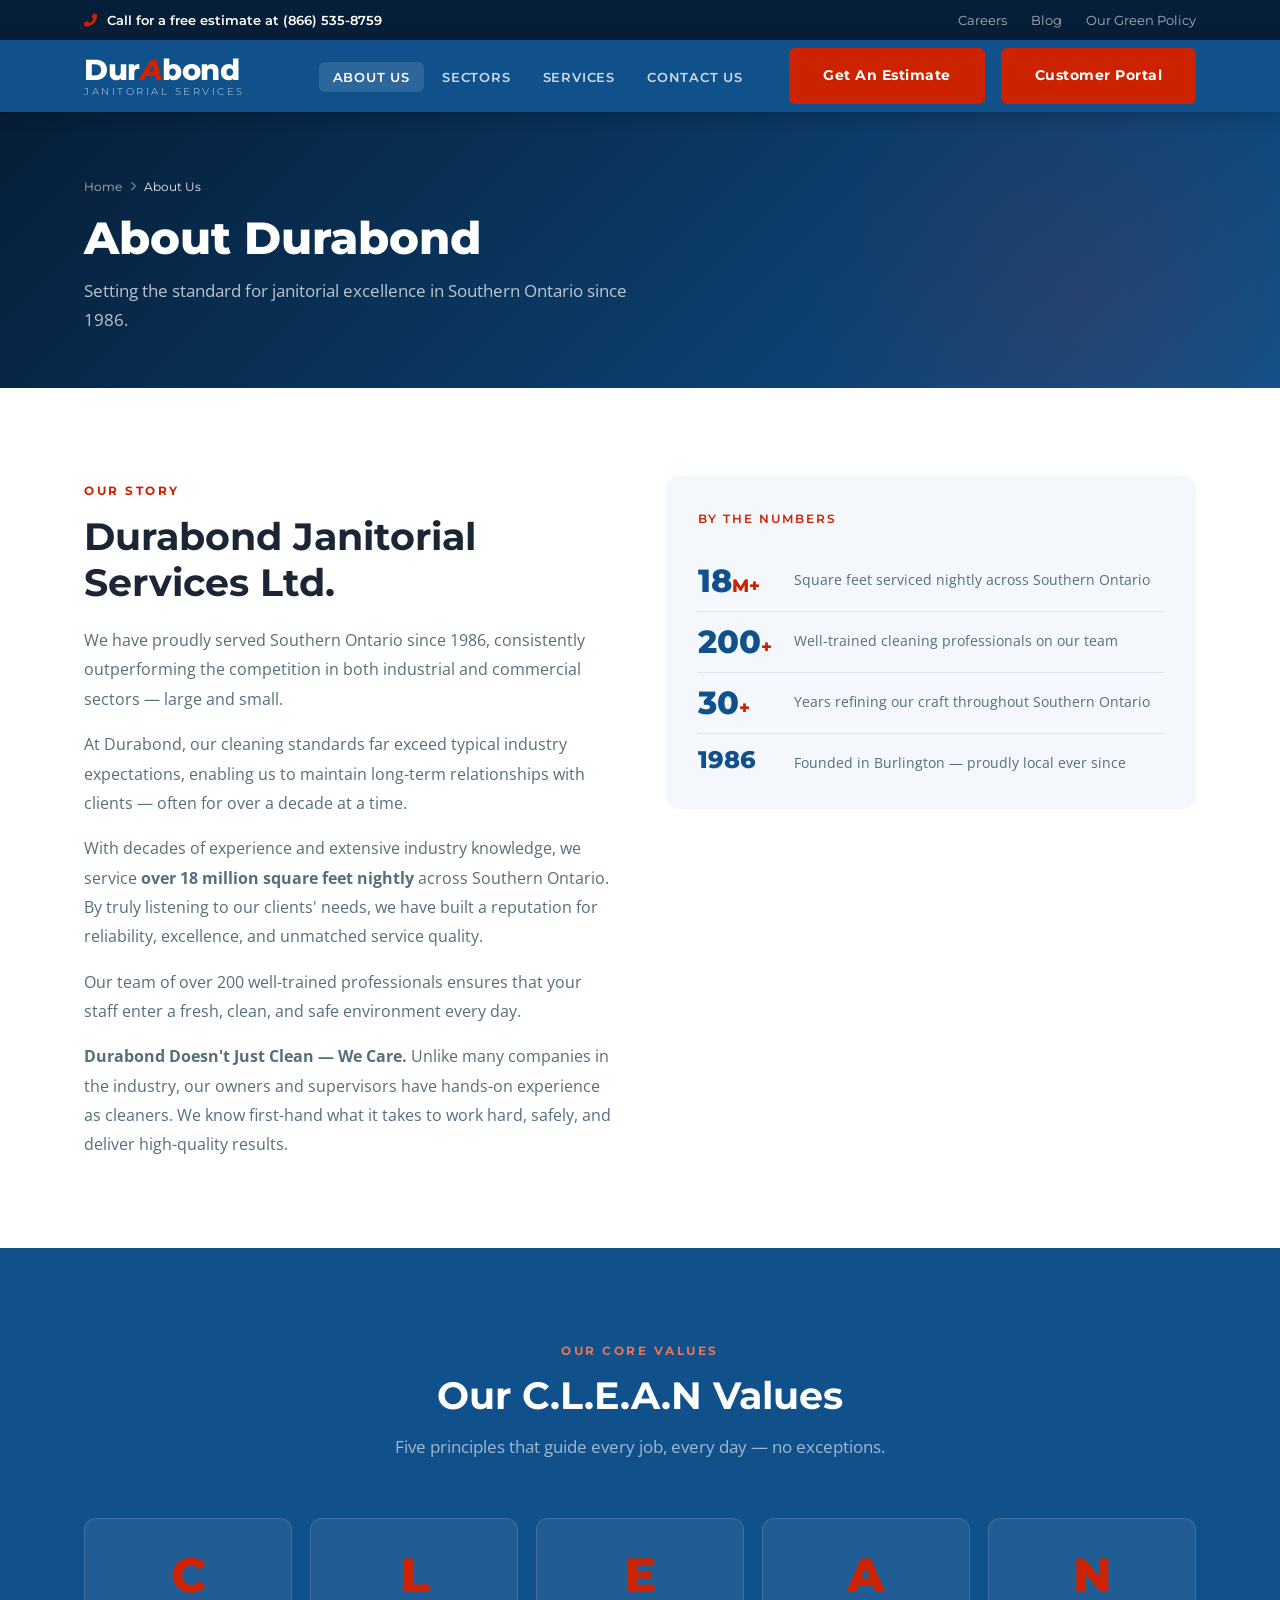
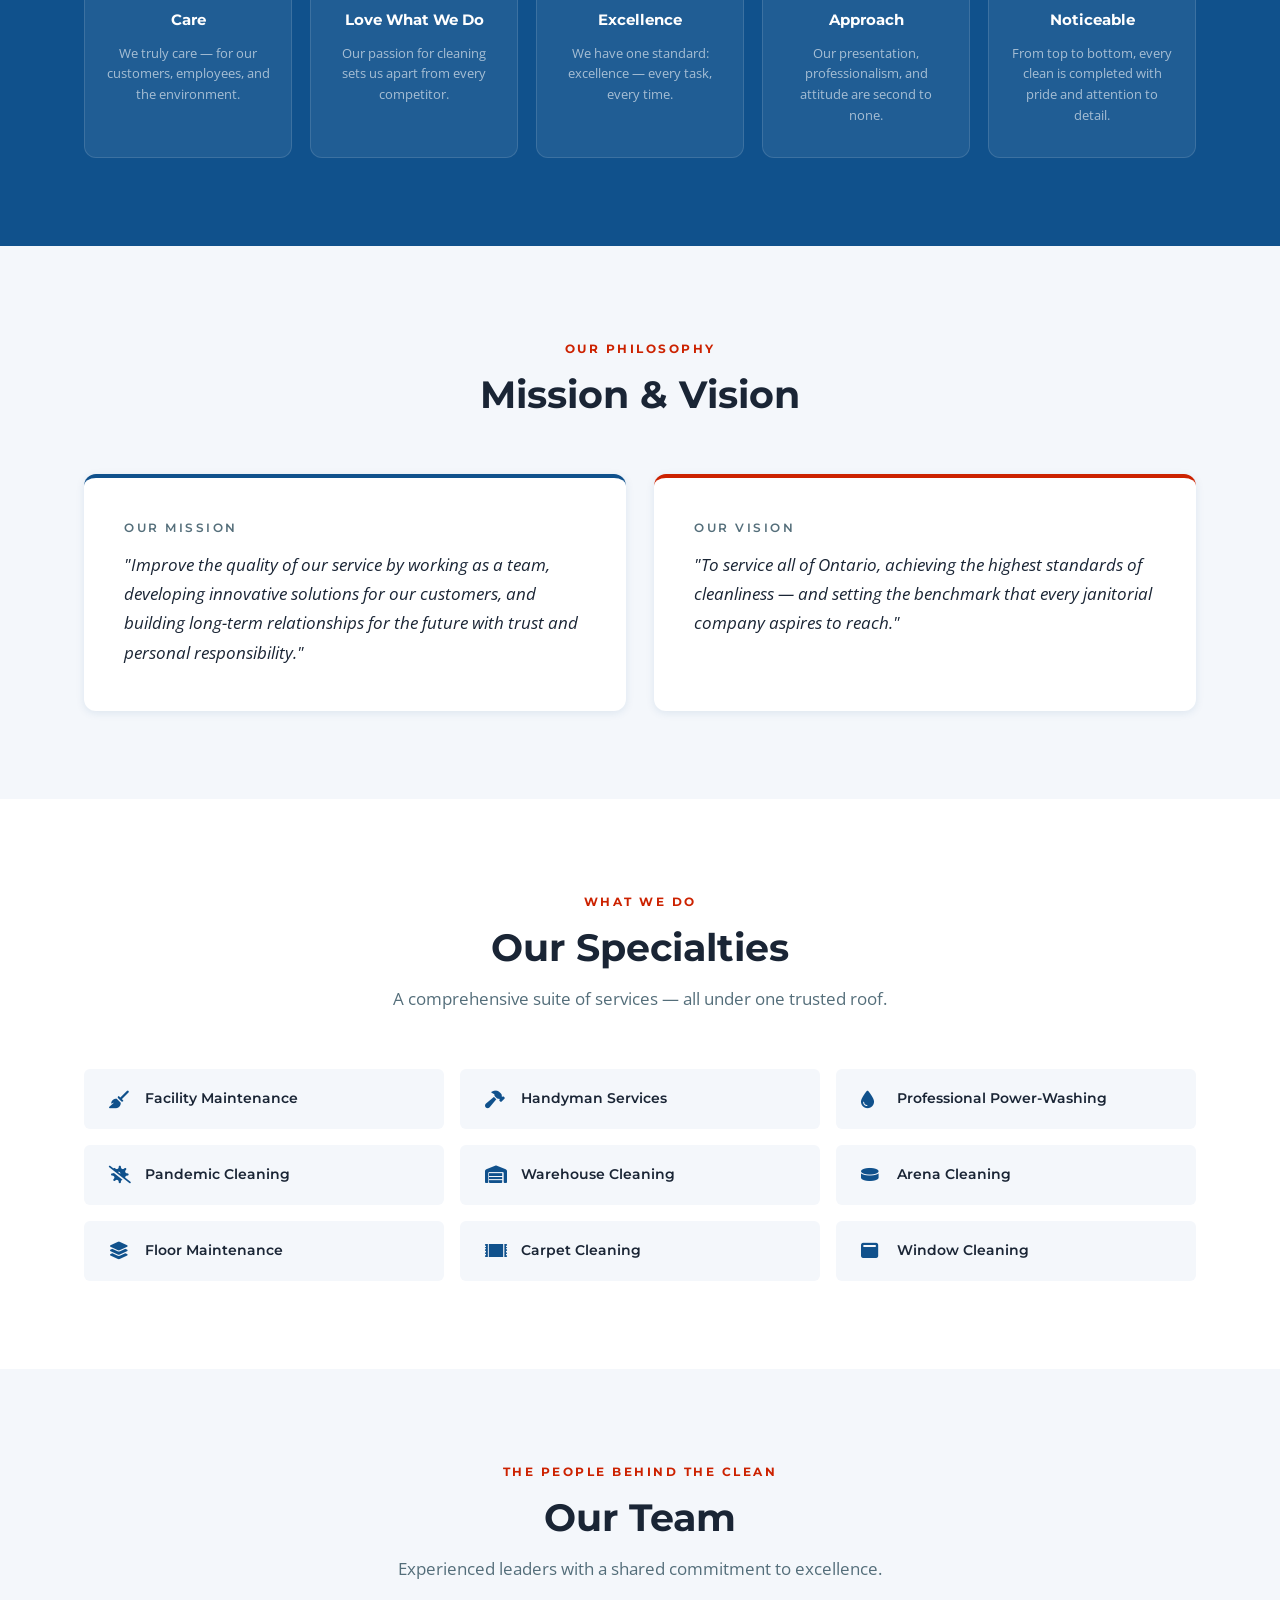
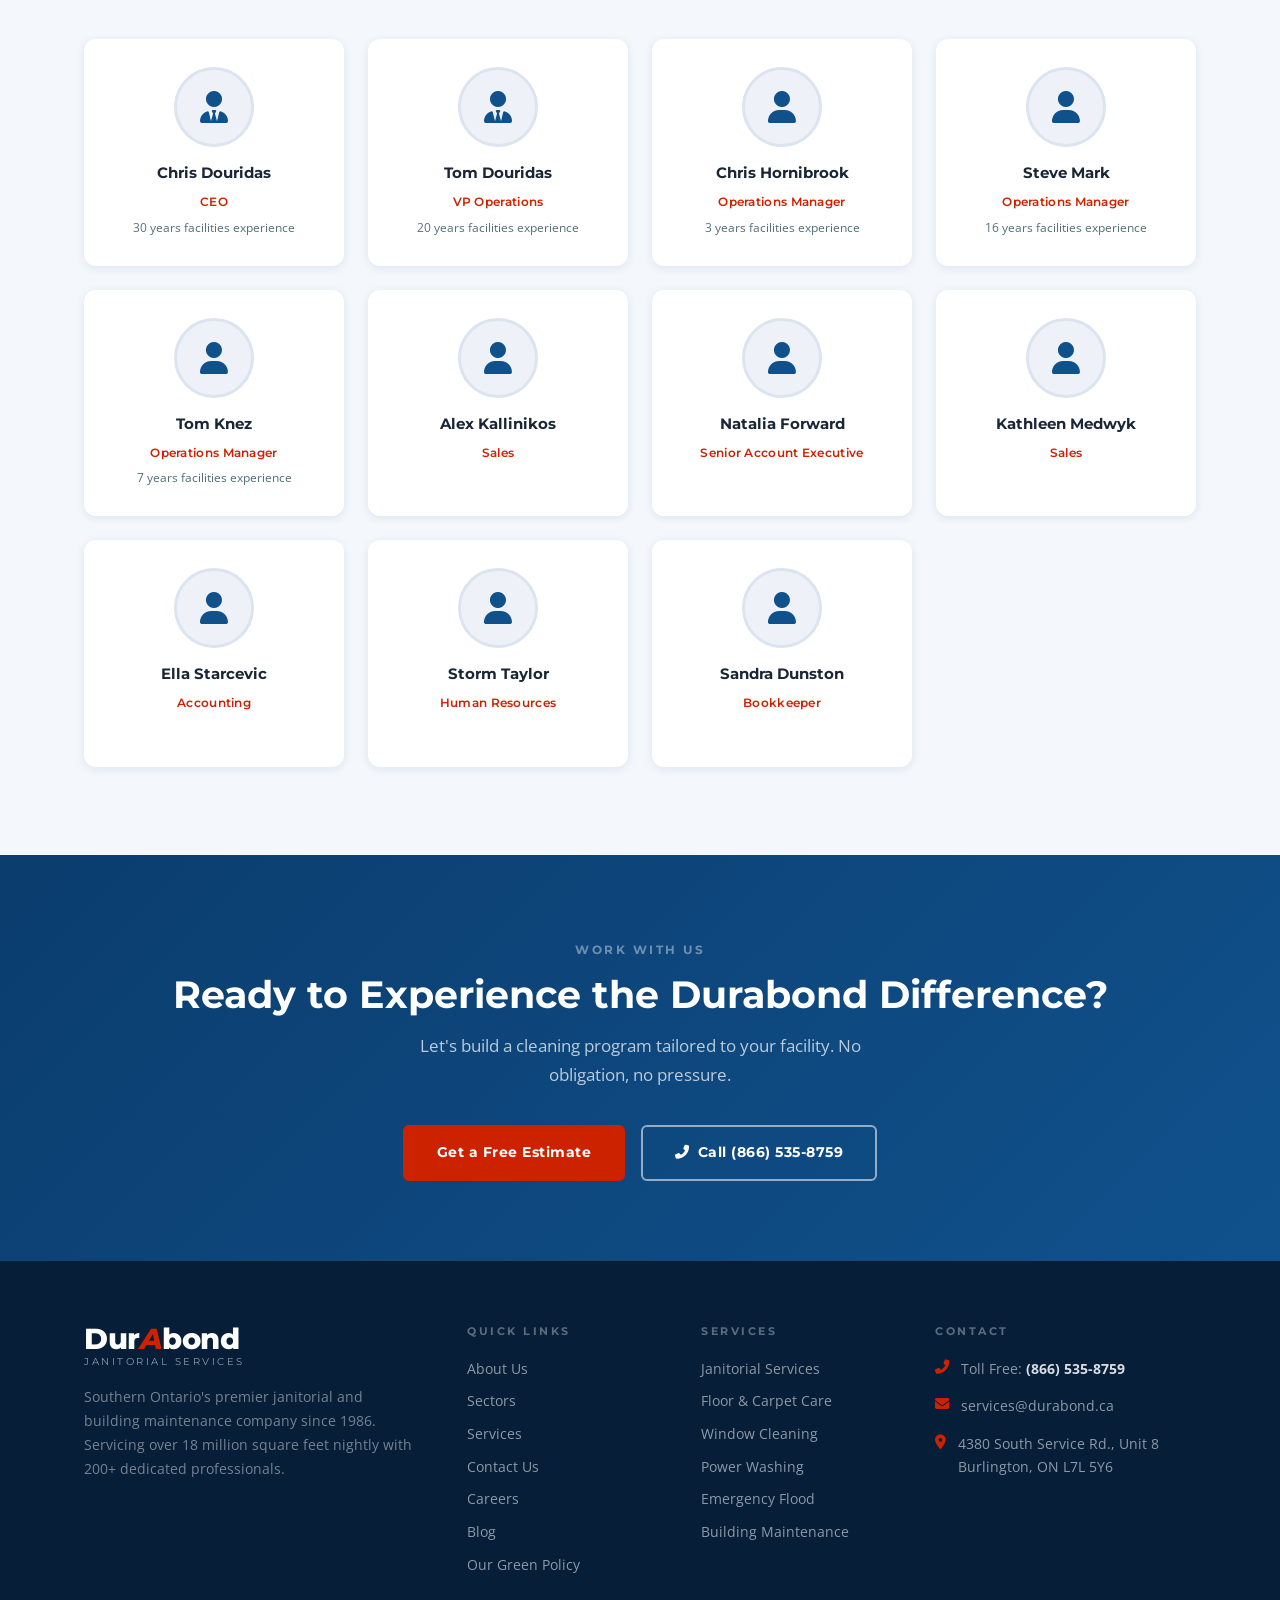
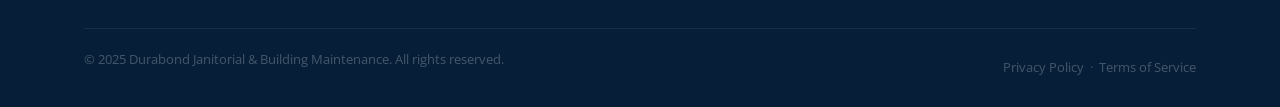
<file: about.html>
<!DOCTYPE html>
<html lang="en">
<head>
  <meta charset="UTF-8">
  <meta name="viewport" content="width=device-width, initial-scale=1.0">
  <title>About Us — Durabond Janitorial Services</title>
  <meta name="description" content="Serving Southern Ontario since 1986. Learn about Durabond's mission, values, team, and what sets us apart.">
  <link rel="preconnect" href="https://fonts.googleapis.com">
  <link rel="preconnect" href="https://fonts.gstatic.com" crossorigin>
  <link href="https://fonts.googleapis.com/css2?family=Montserrat:wght@400;500;600;700;800&family=Open+Sans:wght@400;500;600&display=swap" rel="stylesheet">
  <link rel="stylesheet" href="https://cdnjs.cloudflare.com/ajax/libs/font-awesome/6.5.0/css/all.min.css">
  <link rel="stylesheet" href="css/style.css">
</head>
<body>

  <!-- TOP BAR -->
  <div class="topbar">
    <div class="container">
      <div class="topbar-left">
        <a href="tel:18665358759" class="topbar-phone">
          <i class="fas fa-phone-alt"></i> Call for a free estimate at (866) 535-8759
        </a>
      </div>
      <div class="topbar-right">
        <a href="#">Careers</a>
        <a href="#">Blog</a>
        <a href="#">Our Green Policy</a>
      </div>
    </div>
  </div>

  <!-- HEADER -->
  <header class="header" id="header">
    <div class="container">
      <div class="header-inner">
        <a href="index.html" class="logo">
          <div class="logo-mark">Dur<span class="logo-a">A</span>bond</div>
          <div class="logo-sub">JANITORIAL SERVICES</div>
        </a>
        <nav class="nav" id="nav">
          <ul class="nav-list">
            <li><a href="about.html"    class="nav-link active">ABOUT US</a></li>
            <li><a href="sectors.html"  class="nav-link">SECTORS</a></li>
            <li><a href="services.html" class="nav-link">SERVICES</a></li>
            <li><a href="contact.html"  class="nav-link">CONTACT US</a></li>
          </ul>
        </nav>
        <div class="header-actions">
          <a href="contact.html" class="btn btn-red">Get An Estimate</a>
          <a href="https://durabond-7115212.hs-sites.com/tickets-view" class="btn btn-red" target="_blank">Customer Portal</a>
          <button class="hamburger" id="hamburger" aria-label="Toggle menu">
            <span></span><span></span><span></span>
          </button>
        </div>
      </div>
    </div>
  </header>

  <!-- PAGE HERO -->
  <div class="page-hero">
    <div class="container">
      <div class="page-hero-content">
        <div class="breadcrumb">
          <a href="index.html">Home</a>
          <i class="fas fa-chevron-right"></i>
          <span>About Us</span>
        </div>
        <h1>About Durabond</h1>
        <p>Setting the standard for janitorial excellence in Southern Ontario since 1986.</p>
      </div>
    </div>
  </div>

  <!-- INTRO -->
  <section class="section about-intro">
    <div class="container">
      <div class="grid-2" style="align-items:start;gap:52px">
        <div class="about-text reveal">
          <div class="section-tag">Our Story</div>
          <h2>Durabond Janitorial Services Ltd.</h2>
          <p>
            We have proudly served Southern Ontario since 1986, consistently outperforming
            the competition in both industrial and commercial sectors — large and small.
          </p>
          <p>
            At Durabond, our cleaning standards far exceed typical industry expectations,
            enabling us to maintain long-term relationships with clients — often for over
            a decade at a time.
          </p>
          <p>
            With decades of experience and extensive industry knowledge, we service
            <strong>over 18 million square feet nightly</strong> across Southern Ontario.
            By truly listening to our clients' needs, we have built a reputation for
            reliability, excellence, and unmatched service quality.
          </p>
          <p>
            Our team of over 200 well-trained professionals ensures that your staff enter
            a fresh, clean, and safe environment every day.
          </p>
          <p style="margin-top:12px">
            <strong>Durabond Doesn't Just Clean — We Care.</strong> Unlike many companies
            in the industry, our owners and supervisors have hands-on experience as cleaners.
            We know first-hand what it takes to work hard, safely, and deliver high-quality results.
          </p>
        </div>
        <div class="reveal reveal-delay-2">
          <div class="about-highlights">
            <h4>By The Numbers</h4>
            <div class="highlight-item">
              <div class="highlight-num">18<span style="font-size:1.1rem;color:var(--red)">M+</span></div>
              <div class="highlight-desc">Square feet serviced nightly across Southern Ontario</div>
            </div>
            <div class="highlight-item">
              <div class="highlight-num">200<span style="font-size:1.1rem;color:var(--red)">+</span></div>
              <div class="highlight-desc">Well-trained cleaning professionals on our team</div>
            </div>
            <div class="highlight-item">
              <div class="highlight-num">30<span style="font-size:1.1rem;color:var(--red)">+</span></div>
              <div class="highlight-desc">Years refining our craft throughout Southern Ontario</div>
            </div>
            <div class="highlight-item">
              <div class="highlight-num" style="font-size:1.5rem">1986</div>
              <div class="highlight-desc">Founded in Burlington — proudly local ever since</div>
            </div>
          </div>
        </div>
      </div>
    </div>
  </section>

  <!-- CLEAN VALUES -->
  <section class="clean-values">
    <div class="container">
      <div class="section-header reveal">
        <div class="section-tag">Our Core Values</div>
        <h2>Our C.L.E.A.N Values</h2>
        <p>Five principles that guide every job, every day — no exceptions.</p>
      </div>
      <div class="clean-grid">
        <div class="clean-card">
          <div class="clean-letter">C</div>
          <div class="clean-word">Care</div>
          <div class="clean-desc">We truly care — for our customers, employees, and the environment.</div>
        </div>
        <div class="clean-card">
          <div class="clean-letter">L</div>
          <div class="clean-word">Love What We Do</div>
          <div class="clean-desc">Our passion for cleaning sets us apart from every competitor.</div>
        </div>
        <div class="clean-card">
          <div class="clean-letter">E</div>
          <div class="clean-word">Excellence</div>
          <div class="clean-desc">We have one standard: excellence — every task, every time.</div>
        </div>
        <div class="clean-card">
          <div class="clean-letter">A</div>
          <div class="clean-word">Approach</div>
          <div class="clean-desc">Our presentation, professionalism, and attitude are second to none.</div>
        </div>
        <div class="clean-card">
          <div class="clean-letter">N</div>
          <div class="clean-word">Noticeable</div>
          <div class="clean-desc">From top to bottom, every clean is completed with pride and attention to detail.</div>
        </div>
      </div>
    </div>
  </section>

  <!-- PHILOSOPHY -->
  <section class="section philosophy">
    <div class="container">
      <div class="section-header reveal">
        <div class="section-tag">Our Philosophy</div>
        <h2>Mission &amp; Vision</h2>
      </div>
      <div class="mv-cards">
        <div class="mv-card reveal">
          <h4>Our Mission</h4>
          <p>
            "Improve the quality of our service by working as a team, developing
            innovative solutions for our customers, and building long-term relationships
            for the future with trust and personal responsibility."
          </p>
        </div>
        <div class="mv-card vision reveal reveal-delay-2">
          <h4>Our Vision</h4>
          <p>
            "To service all of Ontario, achieving the highest standards of
            cleanliness — and setting the benchmark that every janitorial
            company aspires to reach."
          </p>
        </div>
      </div>
    </div>
  </section>

  <!-- SPECIALTIES -->
  <section class="section specialties">
    <div class="container">
      <div class="section-header reveal">
        <div class="section-tag">What We Do</div>
        <h2>Our Specialties</h2>
        <p>A comprehensive suite of services — all under one trusted roof.</p>
      </div>
      <div class="spec-grid">
        <div class="spec-item"><i class="fas fa-broom"></i><span>Facility Maintenance</span></div>
        <div class="spec-item"><i class="fas fa-hammer"></i><span>Handyman Services</span></div>
        <div class="spec-item"><i class="fas fa-tint"></i><span>Professional Power-Washing</span></div>
        <div class="spec-item"><i class="fas fa-virus-slash"></i><span>Pandemic Cleaning</span></div>
        <div class="spec-item"><i class="fas fa-warehouse"></i><span>Warehouse Cleaning</span></div>
        <div class="spec-item"><i class="fas fa-hockey-puck"></i><span>Arena Cleaning</span></div>
        <div class="spec-item"><i class="fas fa-layer-group"></i><span>Floor Maintenance</span></div>
        <div class="spec-item"><i class="fas fa-rug"></i><span>Carpet Cleaning</span></div>
        <div class="spec-item"><i class="fas fa-window-maximize"></i><span>Window Cleaning</span></div>
      </div>
    </div>
  </section>

  <!-- TEAM -->
  <section class="section team">
    <div class="container">
      <div class="section-header reveal">
        <div class="section-tag">The People Behind The Clean</div>
        <h2>Our Team</h2>
        <p>Experienced leaders with a shared commitment to excellence.</p>
      </div>
      <div class="team-grid">
        <div class="team-card">
          <div class="team-photo"><i class="fas fa-user-tie"></i></div>
          <div class="team-name">Chris Douridas</div>
          <div class="team-role">CEO</div>
          <div class="team-exp">30 years facilities experience</div>
        </div>
        <div class="team-card">
          <div class="team-photo"><i class="fas fa-user-tie"></i></div>
          <div class="team-name">Tom Douridas</div>
          <div class="team-role">VP Operations</div>
          <div class="team-exp">20 years facilities experience</div>
        </div>
        <div class="team-card">
          <div class="team-photo"><i class="fas fa-user"></i></div>
          <div class="team-name">Chris Hornibrook</div>
          <div class="team-role">Operations Manager</div>
          <div class="team-exp">3 years facilities experience</div>
        </div>
        <div class="team-card">
          <div class="team-photo"><i class="fas fa-user"></i></div>
          <div class="team-name">Steve Mark</div>
          <div class="team-role">Operations Manager</div>
          <div class="team-exp">16 years facilities experience</div>
        </div>
        <div class="team-card">
          <div class="team-photo"><i class="fas fa-user"></i></div>
          <div class="team-name">Tom Knez</div>
          <div class="team-role">Operations Manager</div>
          <div class="team-exp">7 years facilities experience</div>
        </div>
        <div class="team-card">
          <div class="team-photo"><i class="fas fa-user"></i></div>
          <div class="team-name">Alex Kallinikos</div>
          <div class="team-role">Sales</div>
          <div class="team-exp">&nbsp;</div>
        </div>
        <div class="team-card">
          <div class="team-photo"><i class="fas fa-user"></i></div>
          <div class="team-name">Natalia Forward</div>
          <div class="team-role">Senior Account Executive</div>
          <div class="team-exp">&nbsp;</div>
        </div>
        <div class="team-card">
          <div class="team-photo"><i class="fas fa-user"></i></div>
          <div class="team-name">Kathleen Medwyk</div>
          <div class="team-role">Sales</div>
          <div class="team-exp">&nbsp;</div>
        </div>
        <div class="team-card">
          <div class="team-photo"><i class="fas fa-user"></i></div>
          <div class="team-name">Ella Starcevic</div>
          <div class="team-role">Accounting</div>
          <div class="team-exp">&nbsp;</div>
        </div>
        <div class="team-card">
          <div class="team-photo"><i class="fas fa-user"></i></div>
          <div class="team-name">Storm Taylor</div>
          <div class="team-role">Human Resources</div>
          <div class="team-exp">&nbsp;</div>
        </div>
        <div class="team-card">
          <div class="team-photo"><i class="fas fa-user"></i></div>
          <div class="team-name">Sandra Dunston</div>
          <div class="team-role">Bookkeeper</div>
          <div class="team-exp">&nbsp;</div>
        </div>
      </div>
    </div>
  </section>

  <!-- CTA BANNER -->
  <section class="cta-banner">
    <div class="container">
      <div class="section-tag" style="color:rgba(255,255,255,.4)">Work With Us</div>
      <h2>Ready to Experience the Durabond Difference?</h2>
      <p>Let's build a cleaning program tailored to your facility. No obligation, no pressure.</p>
      <div class="btn-group">
        <a href="contact.html"     class="btn btn-red">Get a Free Estimate</a>
        <a href="tel:18665358759" class="btn btn-outline">
          <i class="fas fa-phone-alt" style="margin-right:8px"></i>Call (866) 535-8759
        </a>
      </div>
    </div>
  </section>

  <!-- FOOTER -->
  <footer class="footer">
    <div class="container">
      <div class="footer-grid">
        <div class="footer-brand">
          <a href="index.html" class="logo">
            <div class="logo-mark">Dur<span class="logo-a">A</span>bond</div>
            <div class="logo-sub">JANITORIAL SERVICES</div>
          </a>
          <p>Southern Ontario's premier janitorial and building maintenance company since 1986. Servicing over 18 million square feet nightly with 200+ dedicated professionals.</p>
        </div>
        <div class="footer-col">
          <h5>Quick Links</h5>
          <div class="footer-links">
            <a href="about.html">About Us</a>
            <a href="sectors.html">Sectors</a>
            <a href="services.html">Services</a>
            <a href="contact.html">Contact Us</a>
            <a href="#">Careers</a>
            <a href="#">Blog</a>
            <a href="#">Our Green Policy</a>
          </div>
        </div>
        <div class="footer-col">
          <h5>Services</h5>
          <div class="footer-links">
            <a href="services.html">Janitorial Services</a>
            <a href="services.html">Floor &amp; Carpet Care</a>
            <a href="services.html">Window Cleaning</a>
            <a href="services.html">Power Washing</a>
            <a href="services.html">Emergency Flood</a>
            <a href="services.html">Building Maintenance</a>
          </div>
        </div>
        <div class="footer-col">
          <h5>Contact</h5>
          <div class="footer-ci-item"><i class="fas fa-phone-alt"></i><div>Toll Free: <strong style="color:rgba(255,255,255,.85)">(866) 535-8759</strong></div></div>
          <div class="footer-ci-item"><i class="fas fa-envelope"></i><div>services@durabond.ca</div></div>
          <div class="footer-ci-item"><i class="fas fa-map-marker-alt"></i><div>4380 South Service Rd., Unit 8<br>Burlington, ON  L7L 5Y6</div></div>
        </div>
      </div>
      <div class="footer-bottom">
        <p>&copy; 2025 Durabond Janitorial &amp; Building Maintenance. All rights reserved.</p>
        <p><a href="#">Privacy Policy</a> &nbsp;·&nbsp; <a href="#">Terms of Service</a></p>
      </div>
    </div>
  </footer>

  <script src="js/main.js"></script>
</body>
</html>
</file>
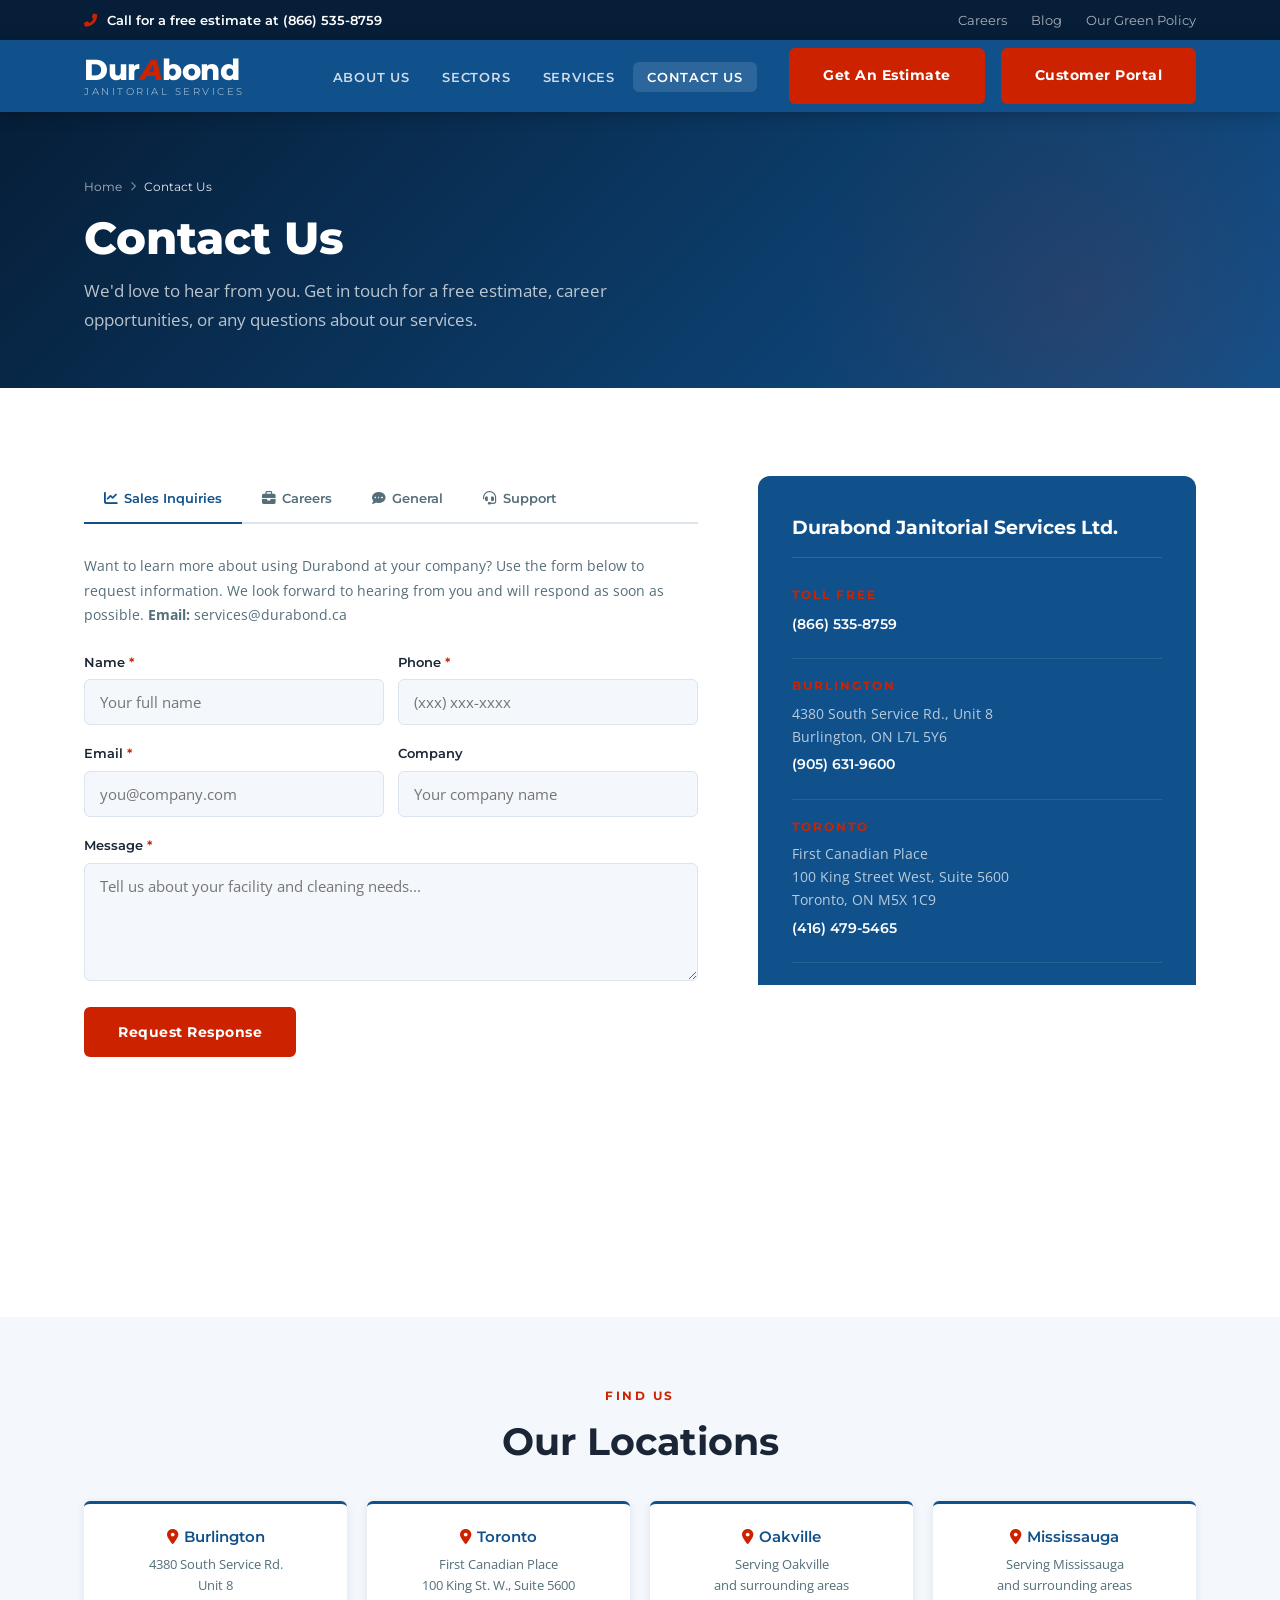
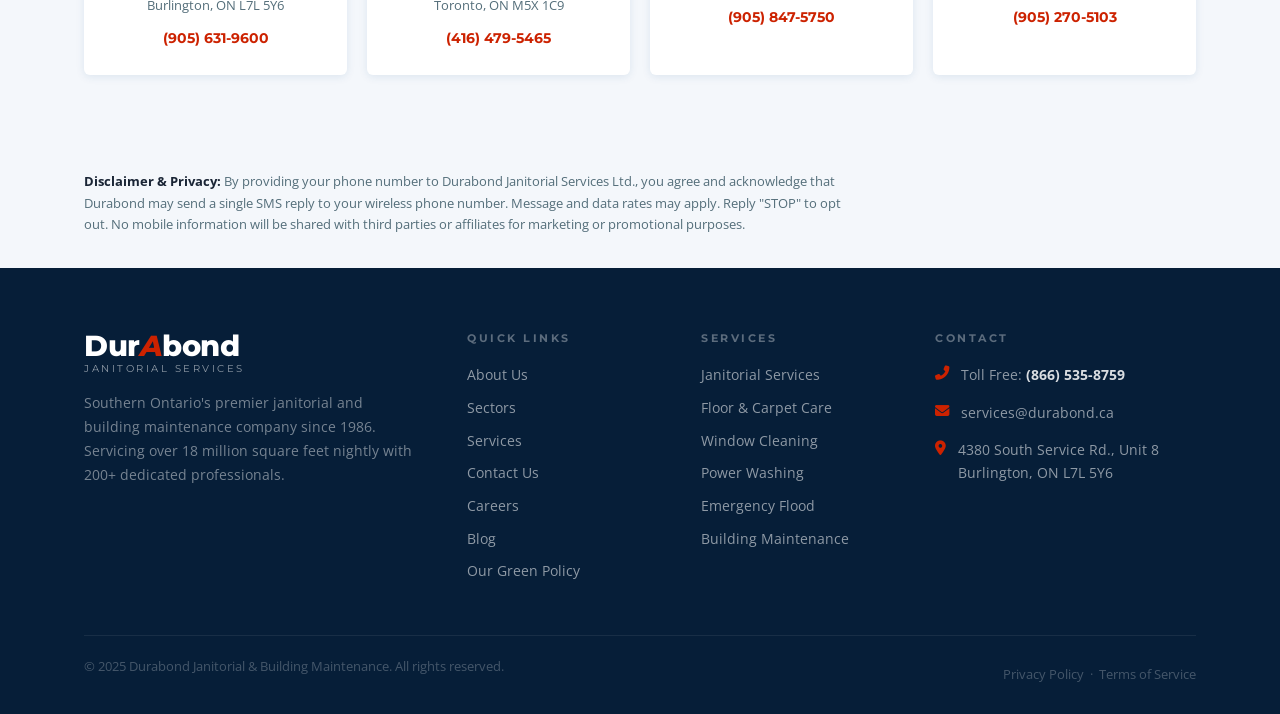
<file: contact.html>
<!DOCTYPE html>
<html lang="en">
<head>
  <meta charset="UTF-8">
  <meta name="viewport" content="width=device-width, initial-scale=1.0">
  <title>Contact Us — Durabond Janitorial Services</title>
  <meta name="description" content="Contact Durabond for a free estimate, career inquiries, or general support. Serving Burlington, Toronto, Oakville, and Mississauga.">
  <link rel="preconnect" href="https://fonts.googleapis.com">
  <link rel="preconnect" href="https://fonts.gstatic.com" crossorigin>
  <link href="https://fonts.googleapis.com/css2?family=Montserrat:wght@400;500;600;700;800&family=Open+Sans:wght@400;500;600&display=swap" rel="stylesheet">
  <link rel="stylesheet" href="https://cdnjs.cloudflare.com/ajax/libs/font-awesome/6.5.0/css/all.min.css">
  <link rel="stylesheet" href="css/style.css">
</head>
<body>

  <!-- TOP BAR -->
  <div class="topbar">
    <div class="container">
      <div class="topbar-left">
        <a href="tel:18665358759" class="topbar-phone">
          <i class="fas fa-phone-alt"></i> Call for a free estimate at (866) 535-8759
        </a>
      </div>
      <div class="topbar-right">
        <a href="#">Careers</a>
        <a href="#">Blog</a>
        <a href="#">Our Green Policy</a>
      </div>
    </div>
  </div>

  <!-- HEADER -->
  <header class="header" id="header">
    <div class="container">
      <div class="header-inner">
        <a href="index.html" class="logo">
          <div class="logo-mark">Dur<span class="logo-a">A</span>bond</div>
          <div class="logo-sub">JANITORIAL SERVICES</div>
        </a>
        <nav class="nav" id="nav">
          <ul class="nav-list">
            <li><a href="about.html"    class="nav-link">ABOUT US</a></li>
            <li><a href="sectors.html"  class="nav-link">SECTORS</a></li>
            <li><a href="services.html" class="nav-link">SERVICES</a></li>
            <li><a href="contact.html"  class="nav-link active">CONTACT US</a></li>
          </ul>
        </nav>
        <div class="header-actions">
          <a href="contact.html" class="btn btn-red">Get An Estimate</a>
          <a href="https://durabond-7115212.hs-sites.com/tickets-view" class="btn btn-red" target="_blank">Customer Portal</a>
          <button class="hamburger" id="hamburger" aria-label="Toggle menu">
            <span></span><span></span><span></span>
          </button>
        </div>
      </div>
    </div>
  </header>

  <!-- PAGE HERO -->
  <div class="page-hero">
    <div class="container">
      <div class="page-hero-content">
        <div class="breadcrumb">
          <a href="index.html">Home</a>
          <i class="fas fa-chevron-right"></i>
          <span>Contact Us</span>
        </div>
        <h1>Contact Us</h1>
        <p>We'd love to hear from you. Get in touch for a free estimate, career opportunities, or any questions about our services.</p>
      </div>
    </div>
  </div>

  <!-- CONTACT SECTION -->
  <section class="section contact-wrap">
    <div class="container">
      <div class="contact-grid">

        <!-- FORM PANEL -->
        <div class="reveal">
          <div class="form-tabs">
            <div class="form-tab active" data-target="tab-sales">
              <i class="fas fa-chart-line"></i> Sales Inquiries
            </div>
            <div class="form-tab" data-target="tab-careers">
              <i class="fas fa-briefcase"></i> Careers
            </div>
            <div class="form-tab" data-target="tab-general">
              <i class="fas fa-comment-dots"></i> General
            </div>
            <div class="form-tab" data-target="tab-support">
              <i class="fas fa-headset"></i> Support
            </div>
          </div>

          <!-- Sales Inquiries -->
          <div class="form-panel active" id="tab-sales">
            <p class="panel-desc">
              Want to learn more about using Durabond at your company? Use the form below
              to request information. We look forward to hearing from you and will respond
              as soon as possible. <strong>Email:</strong> services@durabond.ca
            </p>
            <form class="contact-form" novalidate>
              <div class="form-row">
                <div class="form-group">
                  <label>Name <span>*</span></label>
                  <input type="text" class="form-control" placeholder="Your full name" required>
                </div>
                <div class="form-group">
                  <label>Phone <span>*</span></label>
                  <input type="tel" class="form-control" placeholder="(xxx) xxx-xxxx" required>
                </div>
              </div>
              <div class="form-row">
                <div class="form-group">
                  <label>Email <span>*</span></label>
                  <input type="email" class="form-control" placeholder="you@company.com" required>
                </div>
                <div class="form-group">
                  <label>Company</label>
                  <input type="text" class="form-control" placeholder="Your company name">
                </div>
              </div>
              <div class="form-group">
                <label>Message <span>*</span></label>
                <textarea class="form-control" placeholder="Tell us about your facility and cleaning needs..." required></textarea>
              </div>
              <button type="submit" class="btn btn-red">Request Response</button>
            </form>
          </div>

          <!-- Careers -->
          <div class="form-panel" id="tab-careers">
            <p class="panel-desc">
              Interested in joining the Durabond team? We're always looking for dedicated,
              hard-working individuals to join our 200+ member team across Southern Ontario.
            </p>
            <div style="background:var(--off-white);border-radius:var(--r-lg);padding:32px;text-align:center">
              <i class="fas fa-briefcase" style="font-size:2.5rem;color:var(--navy);margin-bottom:16px;display:block"></i>
              <h3 style="margin-bottom:10px;color:var(--navy)">Visit Our Careers Page</h3>
              <p style="color:var(--muted);margin-bottom:20px">
                Browse current openings and submit your application through our dedicated careers portal.
              </p>
              <a href="#" class="btn btn-navy">View Open Positions</a>
            </div>
          </div>

          <!-- General -->
          <div class="form-panel" id="tab-general">
            <p class="panel-desc">
              Use the form below for general inquiries or to share feedback with our team.
            </p>
            <form class="contact-form" novalidate>
              <div class="form-row">
                <div class="form-group">
                  <label>Name <span>*</span></label>
                  <input type="text" class="form-control" placeholder="Your full name" required>
                </div>
                <div class="form-group">
                  <label>Email <span>*</span></label>
                  <input type="email" class="form-control" placeholder="you@example.com" required>
                </div>
              </div>
              <div class="form-group">
                <label>Phone</label>
                <input type="tel" class="form-control" placeholder="(xxx) xxx-xxxx">
              </div>
              <div class="form-group">
                <label>Message <span>*</span></label>
                <textarea class="form-control" placeholder="Your message..." required></textarea>
              </div>
              <button type="submit" class="btn btn-red">Send Message</button>
            </form>
          </div>

          <!-- Support -->
          <div class="form-panel" id="tab-support">
            <p class="panel-desc">
              Complete the form below with as much detail as possible. Include your company
              name, location, and a brief description of your request or issue. Our support
              team will review your submission and respond as soon as possible.
            </p>
            <p class="panel-desc" style="font-style:italic">
              If this is urgent, please contact your Operations manager directly.
            </p>
            <h3 style="text-align:center;margin:24px 0 8px;color:var(--navy)">Contact Our Support Team</h3>
            <p style="text-align:center;color:var(--muted);margin-bottom:20px">Fill out the form below, and we'll get back to you</p>
            <iframe src="https://share.hsforms.com/24lTu0sQWRMCxsSKHS8wDUQ48i4s" style="width:100%;min-height:600px;border:none;" title="Customer Support Form"></iframe>
          </div>
        </div><!-- /form panel -->

        <!-- CONTACT INFO SIDEBAR -->
        <div class="reveal reveal-delay-2">
          <div class="contact-info">
            <h3>Durabond Janitorial Services Ltd.</h3>

            <div class="ci-location">
              <div class="ci-city">Toll Free</div>
              <div class="ci-phone"><a href="tel:18665358759">(866) 535-8759</a></div>
            </div>

            <div class="ci-divider"></div>

            <div class="ci-location">
              <div class="ci-city">Burlington</div>
              <div class="ci-addr">4380 South Service Rd., Unit 8<br>Burlington, ON  L7L 5Y6</div>
              <div class="ci-phone"><a href="tel:19056319600">(905) 631-9600</a></div>
            </div>

            <div class="ci-divider"></div>

            <div class="ci-location">
              <div class="ci-city">Toronto</div>
              <div class="ci-addr">First Canadian Place<br>100 King Street West, Suite 5600<br>Toronto, ON  M5X 1C9</div>
              <div class="ci-phone"><a href="tel:14164795465">(416) 479-5465</a></div>
            </div>

            <div class="ci-divider"></div>

            <div class="ci-location">
              <div class="ci-city">Oakville</div>
              <div class="ci-phone"><a href="tel:19058475750">(905) 847-5750</a></div>
            </div>

            <div class="ci-divider"></div>

            <div class="ci-location">
              <div class="ci-city">Mississauga</div>
              <div class="ci-phone"><a href="tel:19052705103">(905) 270-5103</a></div>
            </div>

            <div class="ci-email">
              <i class="fas fa-envelope"></i>
              <a href="mailto:services@durabond.ca">services@durabond.ca</a>
            </div>
          </div>
        </div>

      </div><!-- /contact-grid -->
    </div>
  </section>

  <!-- LOCATIONS STRIP -->
  <div class="locations">
    <div class="container">
      <div class="section-header reveal" style="margin-bottom:36px">
        <div class="section-tag">Find Us</div>
        <h2>Our Locations</h2>
      </div>
      <div class="loc-cards">
        <div class="loc-card">
          <h4><i class="fas fa-map-marker-alt" style="color:var(--red);margin-right:6px"></i>Burlington</h4>
          <p>4380 South Service Rd.<br>Unit 8<br>Burlington, ON  L7L 5Y6</p>
          <a href="tel:19056319600">(905) 631-9600</a>
        </div>
        <div class="loc-card">
          <h4><i class="fas fa-map-marker-alt" style="color:var(--red);margin-right:6px"></i>Toronto</h4>
          <p>First Canadian Place<br>100 King St. W., Suite 5600<br>Toronto, ON  M5X 1C9</p>
          <a href="tel:14164795465">(416) 479-5465</a>
        </div>
        <div class="loc-card">
          <h4><i class="fas fa-map-marker-alt" style="color:var(--red);margin-right:6px"></i>Oakville</h4>
          <p>Serving Oakville<br>and surrounding areas</p>
          <a href="tel:19058475750">(905) 847-5750</a>
        </div>
        <div class="loc-card">
          <h4><i class="fas fa-map-marker-alt" style="color:var(--red);margin-right:6px"></i>Mississauga</h4>
          <p>Serving Mississauga<br>and surrounding areas</p>
          <a href="tel:19052705103">(905) 270-5103</a>
        </div>
      </div>
    </div>
  </div>

  <!-- PRIVACY NOTE -->
  <div style="background:var(--off-white);padding:32px 0">
    <div class="container">
      <p style="font-size:0.82rem;color:var(--muted);max-width:780px;line-height:1.65">
        <strong style="color:var(--text)">Disclaimer &amp; Privacy:</strong>
        By providing your phone number to Durabond Janitorial Services Ltd., you agree and acknowledge that
        Durabond may send a single SMS reply to your wireless phone number. Message and data rates may apply.
        Reply "STOP" to opt out. No mobile information will be shared with third parties or affiliates for
        marketing or promotional purposes.
      </p>
    </div>
  </div>

  <!-- FOOTER -->
  <footer class="footer">
    <div class="container">
      <div class="footer-grid">
        <div class="footer-brand">
          <a href="index.html" class="logo">
            <div class="logo-mark">Dur<span class="logo-a">A</span>bond</div>
            <div class="logo-sub">JANITORIAL SERVICES</div>
          </a>
          <p>Southern Ontario's premier janitorial and building maintenance company since 1986. Servicing over 18 million square feet nightly with 200+ dedicated professionals.</p>
        </div>
        <div class="footer-col">
          <h5>Quick Links</h5>
          <div class="footer-links">
            <a href="about.html">About Us</a>
            <a href="sectors.html">Sectors</a>
            <a href="services.html">Services</a>
            <a href="contact.html">Contact Us</a>
            <a href="#">Careers</a>
            <a href="#">Blog</a>
            <a href="#">Our Green Policy</a>
          </div>
        </div>
        <div class="footer-col">
          <h5>Services</h5>
          <div class="footer-links">
            <a href="services.html">Janitorial Services</a>
            <a href="services.html">Floor &amp; Carpet Care</a>
            <a href="services.html">Window Cleaning</a>
            <a href="services.html">Power Washing</a>
            <a href="services.html">Emergency Flood</a>
            <a href="services.html">Building Maintenance</a>
          </div>
        </div>
        <div class="footer-col">
          <h5>Contact</h5>
          <div class="footer-ci-item"><i class="fas fa-phone-alt"></i><div>Toll Free: <strong style="color:rgba(255,255,255,.85)">(866) 535-8759</strong></div></div>
          <div class="footer-ci-item"><i class="fas fa-envelope"></i><div>services@durabond.ca</div></div>
          <div class="footer-ci-item"><i class="fas fa-map-marker-alt"></i><div>4380 South Service Rd., Unit 8<br>Burlington, ON  L7L 5Y6</div></div>
        </div>
      </div>
      <div class="footer-bottom">
        <p>&copy; 2025 Durabond Janitorial &amp; Building Maintenance. All rights reserved.</p>
        <p><a href="#">Privacy Policy</a> &nbsp;·&nbsp; <a href="#">Terms of Service</a></p>
      </div>
    </div>
  </footer>

  <script src="js/main.js"></script>
</body>
</html>
</file>
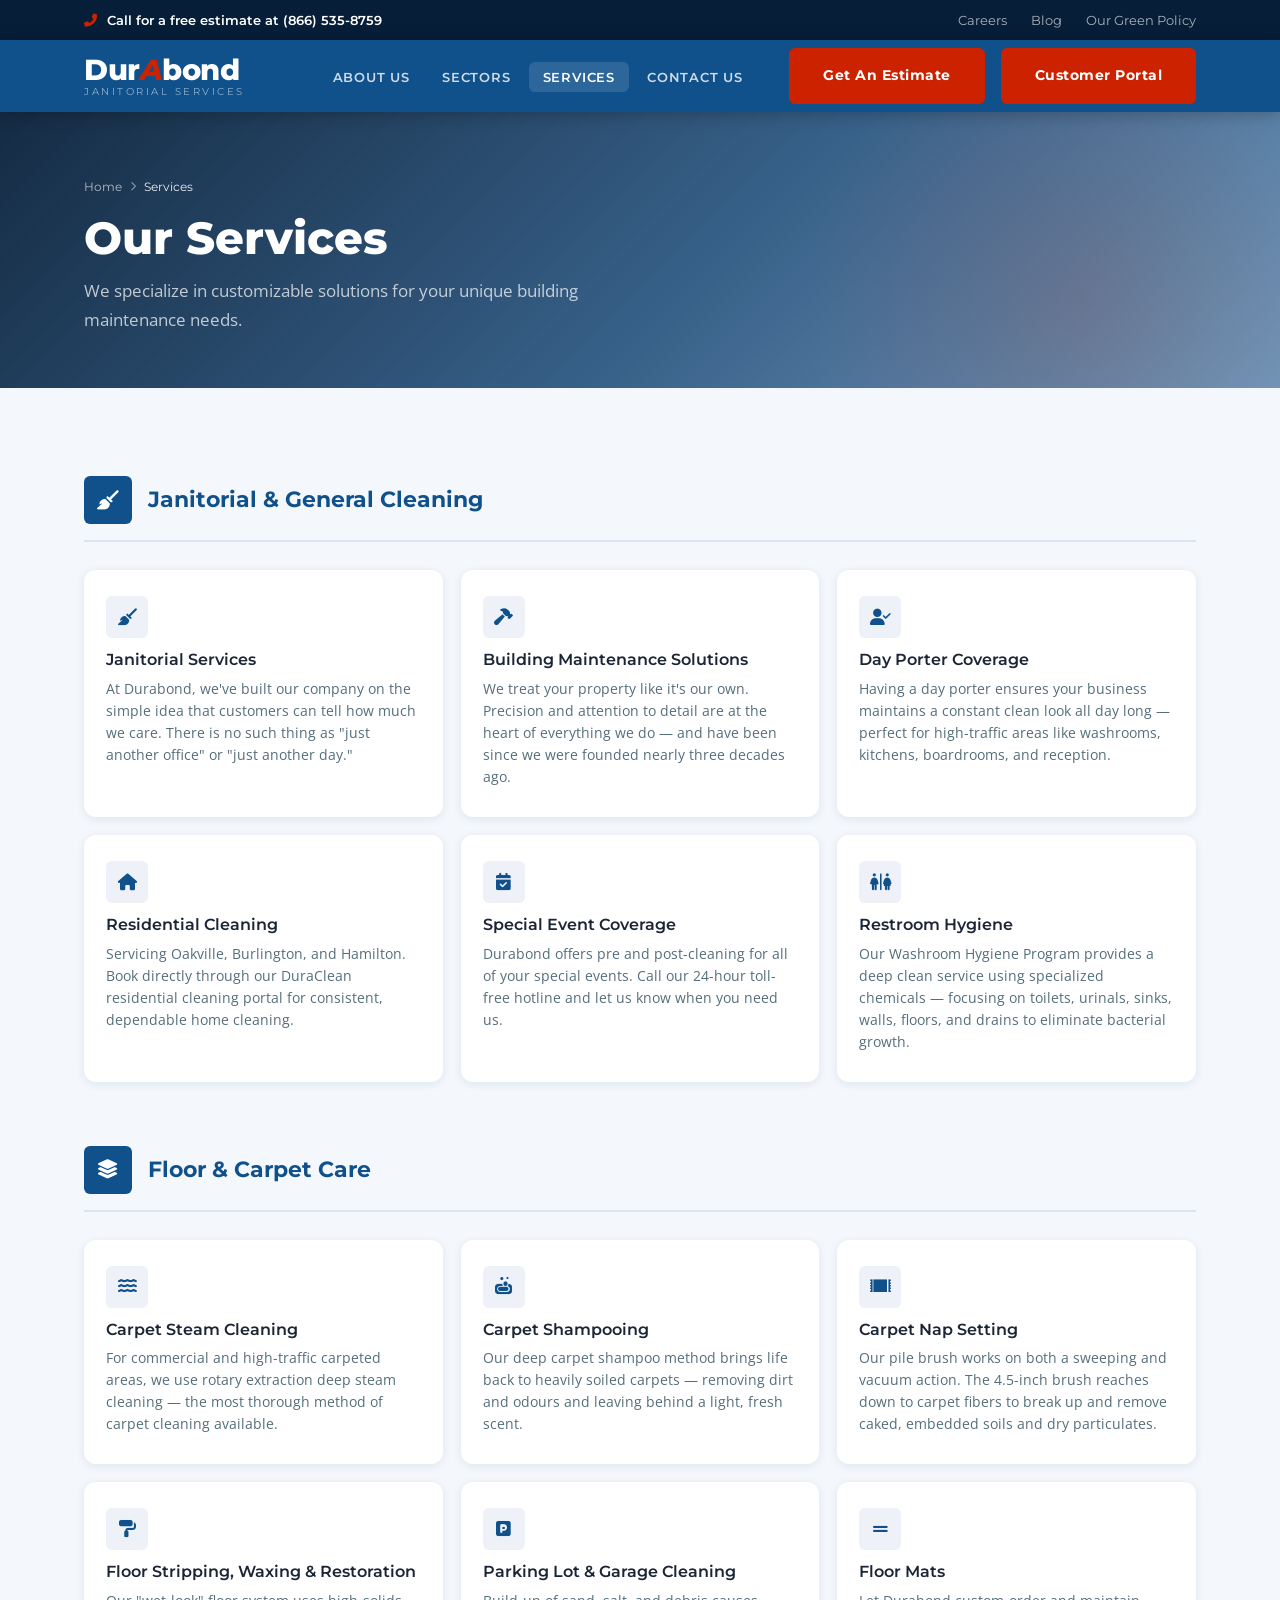
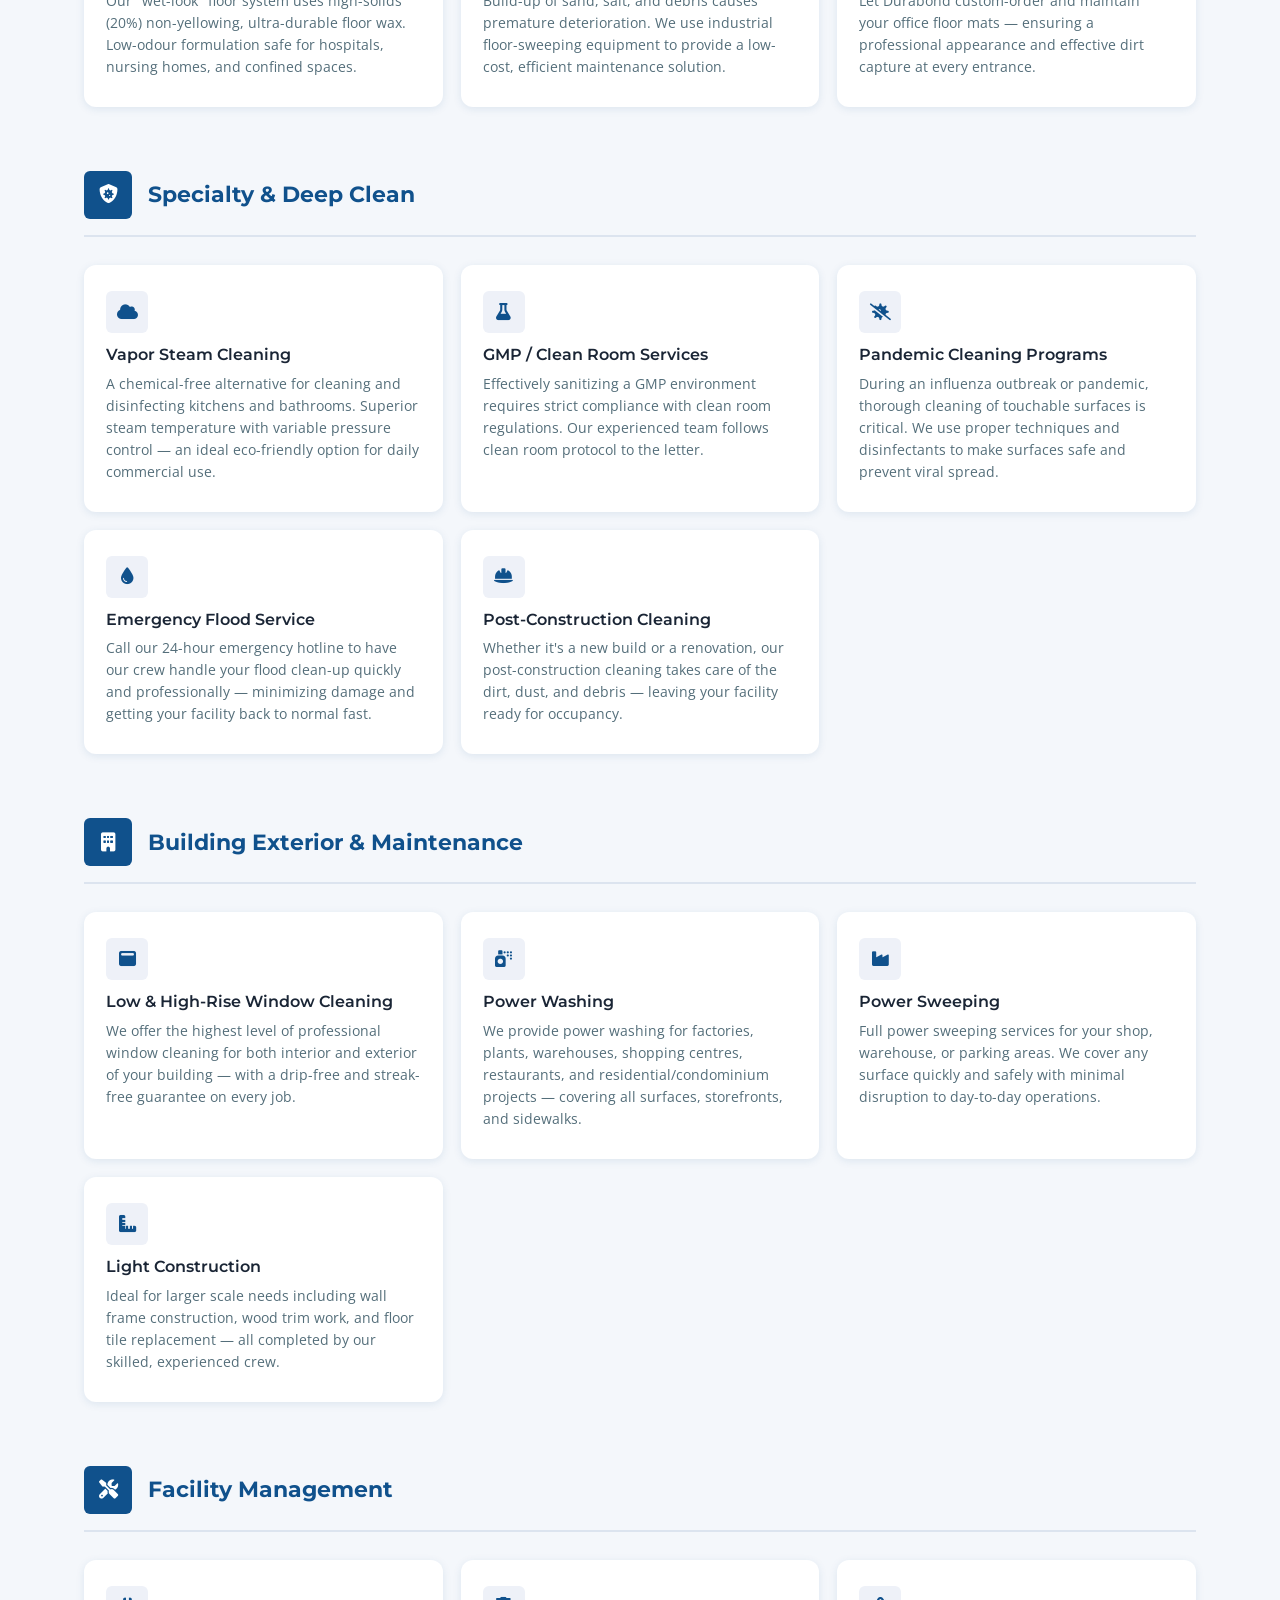
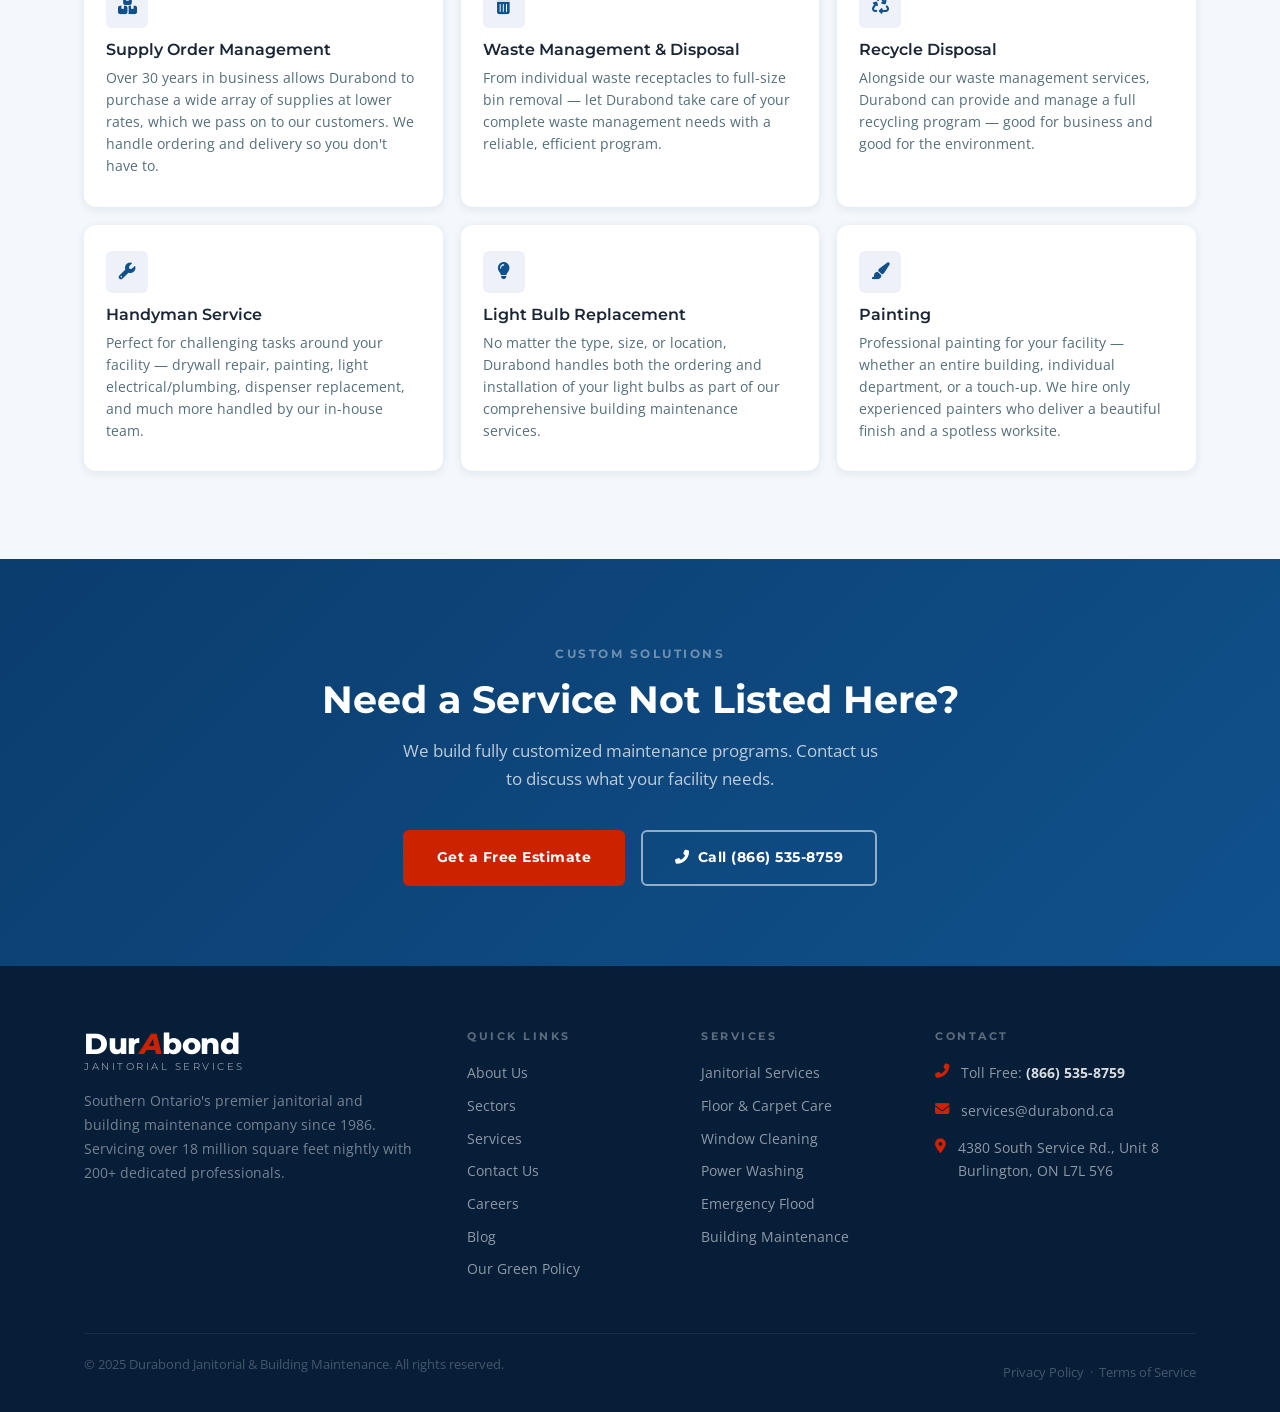
<file: services.html>
<!DOCTYPE html>
<html lang="en">
<head>
  <meta charset="UTF-8">
  <meta name="viewport" content="width=device-width, initial-scale=1.0">
  <title>Services — Durabond Janitorial Services</title>
  <meta name="description" content="Durabond offers a full suite of janitorial, floor care, specialty cleaning, building maintenance and facility management services.">
  <link rel="preconnect" href="https://fonts.googleapis.com">
  <link rel="preconnect" href="https://fonts.gstatic.com" crossorigin>
  <link href="https://fonts.googleapis.com/css2?family=Montserrat:wght@400;500;600;700;800&family=Open+Sans:wght@400;500;600&display=swap" rel="stylesheet">
  <link rel="stylesheet" href="https://cdnjs.cloudflare.com/ajax/libs/font-awesome/6.5.0/css/all.min.css">
  <link rel="stylesheet" href="css/style.css">
</head>
<body>

  <!-- TOP BAR -->
  <div class="topbar">
    <div class="container">
      <div class="topbar-left">
        <a href="tel:18665358759" class="topbar-phone">
          <i class="fas fa-phone-alt"></i> Call for a free estimate at (866) 535-8759
        </a>
      </div>
      <div class="topbar-right">
        <a href="#">Careers</a>
        <a href="#">Blog</a>
        <a href="#">Our Green Policy</a>
      </div>
    </div>
  </div>

  <!-- HEADER -->
  <header class="header" id="header">
    <div class="container">
      <div class="header-inner">
        <a href="index.html" class="logo">
          <div class="logo-mark">Dur<span class="logo-a">A</span>bond</div>
          <div class="logo-sub">JANITORIAL SERVICES</div>
        </a>
        <nav class="nav" id="nav">
          <ul class="nav-list">
            <li><a href="about.html"    class="nav-link">ABOUT US</a></li>
            <li><a href="sectors.html"  class="nav-link">SECTORS</a></li>
            <li><a href="services.html" class="nav-link active">SERVICES</a></li>
            <li><a href="contact.html"  class="nav-link">CONTACT US</a></li>
          </ul>
        </nav>
        <div class="header-actions">
          <a href="contact.html" class="btn btn-red">Get An Estimate</a>
          <a href="https://durabond-7115212.hs-sites.com/tickets-view" class="btn btn-red" target="_blank">Customer Portal</a>
          <button class="hamburger" id="hamburger" aria-label="Toggle menu">
            <span></span><span></span><span></span>
          </button>
        </div>
      </div>
    </div>
  </header>

  <!-- PAGE HERO -->
  <div class="page-hero" style="background-image: linear-gradient(135deg,rgba(6,30,56,.94) 0%,rgba(11,61,110,.82) 55%,rgba(16,81,140,.60) 100%), url('https://images.unsplash.com/photo-1581578731548-c64695cc6952?w=1400&q=80&auto=format&fit=crop'); background-size:cover; background-position:center">
    <div class="container">
      <div class="page-hero-content">
        <div class="breadcrumb">
          <a href="index.html">Home</a>
          <i class="fas fa-chevron-right"></i>
          <span>Services</span>
        </div>
        <h1>Our Services</h1>
        <p>We specialize in customizable solutions for your unique building maintenance needs.</p>
      </div>
    </div>
  </div>

  <!-- SERVICES -->
  <section class="section services-cats">
    <div class="container">

      <!-- Category 1: Janitorial & General Cleaning -->
      <div class="svc-category">
        <div class="cat-header reveal">
          <div class="cat-icon"><i class="fas fa-broom"></i></div>
          <h3>Janitorial &amp; General Cleaning</h3>
        </div>
        <div class="svc-cards">
          <div class="svc-card">
            <div class="svc-icon"><i class="fas fa-broom"></i></div>
            <h4>Janitorial Services</h4>
            <p>At Durabond, we've built our company on the simple idea that customers can tell how much we care. There is no such thing as "just another office" or "just another day."</p>
          </div>
          <div class="svc-card">
            <div class="svc-icon"><i class="fas fa-hammer"></i></div>
            <h4>Building Maintenance Solutions</h4>
            <p>We treat your property like it's our own. Precision and attention to detail are at the heart of everything we do — and have been since we were founded nearly three decades ago.</p>
          </div>
          <div class="svc-card">
            <div class="svc-icon"><i class="fas fa-user-check"></i></div>
            <h4>Day Porter Coverage</h4>
            <p>Having a day porter ensures your business maintains a constant clean look all day long — perfect for high-traffic areas like washrooms, kitchens, boardrooms, and reception.</p>
          </div>
          <div class="svc-card">
            <div class="svc-icon"><i class="fas fa-home"></i></div>
            <h4>Residential Cleaning</h4>
            <p>Servicing Oakville, Burlington, and Hamilton. Book directly through our DuraClean residential cleaning portal for consistent, dependable home cleaning.</p>
          </div>
          <div class="svc-card">
            <div class="svc-icon"><i class="fas fa-calendar-check"></i></div>
            <h4>Special Event Coverage</h4>
            <p>Durabond offers pre and post-cleaning for all of your special events. Call our 24-hour toll-free hotline and let us know when you need us.</p>
          </div>
          <div class="svc-card">
            <div class="svc-icon"><i class="fas fa-restroom"></i></div>
            <h4>Restroom Hygiene</h4>
            <p>Our Washroom Hygiene Program provides a deep clean service using specialized chemicals — focusing on toilets, urinals, sinks, walls, floors, and drains to eliminate bacterial growth.</p>
          </div>
        </div>
      </div>

      <!-- Category 2: Floor & Carpet Care -->
      <div class="svc-category">
        <div class="cat-header reveal">
          <div class="cat-icon"><i class="fas fa-layer-group"></i></div>
          <h3>Floor &amp; Carpet Care</h3>
        </div>
        <div class="svc-cards">
          <div class="svc-card">
            <div class="svc-icon"><i class="fas fa-water"></i></div>
            <h4>Carpet Steam Cleaning</h4>
            <p>For commercial and high-traffic carpeted areas, we use rotary extraction deep steam cleaning — the most thorough method of carpet cleaning available.</p>
          </div>
          <div class="svc-card">
            <div class="svc-icon"><i class="fas fa-soap"></i></div>
            <h4>Carpet Shampooing</h4>
            <p>Our deep carpet shampoo method brings life back to heavily soiled carpets — removing dirt and odours and leaving behind a light, fresh scent.</p>
          </div>
          <div class="svc-card">
            <div class="svc-icon"><i class="fas fa-rug"></i></div>
            <h4>Carpet Nap Setting</h4>
            <p>Our pile brush works on both a sweeping and vacuum action. The 4.5-inch brush reaches down to carpet fibers to break up and remove caked, embedded soils and dry particulates.</p>
          </div>
          <div class="svc-card">
            <div class="svc-icon"><i class="fas fa-paint-roller"></i></div>
            <h4>Floor Stripping, Waxing &amp; Restoration</h4>
            <p>Our "wet-look" floor system uses high-solids (20%) non-yellowing, ultra-durable floor wax. Low-odour formulation safe for hospitals, nursing homes, and confined spaces.</p>
          </div>
          <div class="svc-card">
            <div class="svc-icon"><i class="fas fa-parking"></i></div>
            <h4>Parking Lot &amp; Garage Cleaning</h4>
            <p>Build-up of sand, salt, and debris causes premature deterioration. We use industrial floor-sweeping equipment to provide a low-cost, efficient maintenance solution.</p>
          </div>
          <div class="svc-card">
            <div class="svc-icon"><i class="fas fa-grip-lines"></i></div>
            <h4>Floor Mats</h4>
            <p>Let Durabond custom-order and maintain your office floor mats — ensuring a professional appearance and effective dirt capture at every entrance.</p>
          </div>
        </div>
      </div>

      <!-- Category 3: Specialty & Deep Clean -->
      <div class="svc-category">
        <div class="cat-header reveal">
          <div class="cat-icon"><i class="fas fa-shield-virus"></i></div>
          <h3>Specialty &amp; Deep Clean</h3>
        </div>
        <div class="svc-cards">
          <div class="svc-card">
            <div class="svc-icon"><i class="fas fa-cloud"></i></div>
            <h4>Vapor Steam Cleaning</h4>
            <p>A chemical-free alternative for cleaning and disinfecting kitchens and bathrooms. Superior steam temperature with variable pressure control — an ideal eco-friendly option for daily commercial use.</p>
          </div>
          <div class="svc-card">
            <div class="svc-icon"><i class="fas fa-flask"></i></div>
            <h4>GMP / Clean Room Services</h4>
            <p>Effectively sanitizing a GMP environment requires strict compliance with clean room regulations. Our experienced team follows clean room protocol to the letter.</p>
          </div>
          <div class="svc-card">
            <div class="svc-icon"><i class="fas fa-virus-slash"></i></div>
            <h4>Pandemic Cleaning Programs</h4>
            <p>During an influenza outbreak or pandemic, thorough cleaning of touchable surfaces is critical. We use proper techniques and disinfectants to make surfaces safe and prevent viral spread.</p>
          </div>
          <div class="svc-card">
            <div class="svc-icon"><i class="fas fa-tint"></i></div>
            <h4>Emergency Flood Service</h4>
            <p>Call our 24-hour emergency hotline to have our crew handle your flood clean-up quickly and professionally — minimizing damage and getting your facility back to normal fast.</p>
          </div>
          <div class="svc-card">
            <div class="svc-icon"><i class="fas fa-hard-hat"></i></div>
            <h4>Post-Construction Cleaning</h4>
            <p>Whether it's a new build or a renovation, our post-construction cleaning takes care of the dirt, dust, and debris — leaving your facility ready for occupancy.</p>
          </div>
        </div>
      </div>

      <!-- Category 4: Building Exterior & Maintenance -->
      <div class="svc-category">
        <div class="cat-header reveal">
          <div class="cat-icon"><i class="fas fa-building"></i></div>
          <h3>Building Exterior &amp; Maintenance</h3>
        </div>
        <div class="svc-cards">
          <div class="svc-card">
            <div class="svc-icon"><i class="fas fa-window-maximize"></i></div>
            <h4>Low &amp; High-Rise Window Cleaning</h4>
            <p>We offer the highest level of professional window cleaning for both interior and exterior of your building — with a drip-free and streak-free guarantee on every job.</p>
          </div>
          <div class="svc-card">
            <div class="svc-icon"><i class="fas fa-spray-can"></i></div>
            <h4>Power Washing</h4>
            <p>We provide power washing for factories, plants, warehouses, shopping centres, restaurants, and residential/condominium projects — covering all surfaces, storefronts, and sidewalks.</p>
          </div>
          <div class="svc-card">
            <div class="svc-icon"><i class="fas fa-industry"></i></div>
            <h4>Power Sweeping</h4>
            <p>Full power sweeping services for your shop, warehouse, or parking areas. We cover any surface quickly and safely with minimal disruption to day-to-day operations.</p>
          </div>
          <div class="svc-card">
            <div class="svc-icon"><i class="fas fa-ruler-combined"></i></div>
            <h4>Light Construction</h4>
            <p>Ideal for larger scale needs including wall frame construction, wood trim work, and floor tile replacement — all completed by our skilled, experienced crew.</p>
          </div>
        </div>
      </div>

      <!-- Category 5: Facility Management -->
      <div class="svc-category">
        <div class="cat-header reveal">
          <div class="cat-icon"><i class="fas fa-tools"></i></div>
          <h3>Facility Management</h3>
        </div>
        <div class="svc-cards">
          <div class="svc-card">
            <div class="svc-icon"><i class="fas fa-boxes"></i></div>
            <h4>Supply Order Management</h4>
            <p>Over 30 years in business allows Durabond to purchase a wide array of supplies at lower rates, which we pass on to our customers. We handle ordering and delivery so you don't have to.</p>
          </div>
          <div class="svc-card">
            <div class="svc-icon"><i class="fas fa-trash-alt"></i></div>
            <h4>Waste Management &amp; Disposal</h4>
            <p>From individual waste receptacles to full-size bin removal — let Durabond take care of your complete waste management needs with a reliable, efficient program.</p>
          </div>
          <div class="svc-card">
            <div class="svc-icon"><i class="fas fa-recycle"></i></div>
            <h4>Recycle Disposal</h4>
            <p>Alongside our waste management services, Durabond can provide and manage a full recycling program — good for business and good for the environment.</p>
          </div>
          <div class="svc-card">
            <div class="svc-icon"><i class="fas fa-wrench"></i></div>
            <h4>Handyman Service</h4>
            <p>Perfect for challenging tasks around your facility — drywall repair, painting, light electrical/plumbing, dispenser replacement, and much more handled by our in-house team.</p>
          </div>
          <div class="svc-card">
            <div class="svc-icon"><i class="fas fa-lightbulb"></i></div>
            <h4>Light Bulb Replacement</h4>
            <p>No matter the type, size, or location, Durabond handles both the ordering and installation of your light bulbs as part of our comprehensive building maintenance services.</p>
          </div>
          <div class="svc-card">
            <div class="svc-icon"><i class="fas fa-paint-brush"></i></div>
            <h4>Painting</h4>
            <p>Professional painting for your facility — whether an entire building, individual department, or a touch-up. We hire only experienced painters who deliver a beautiful finish and a spotless worksite.</p>
          </div>
        </div>
      </div>

    </div>
  </section>

  <!-- CTA BANNER -->
  <section class="cta-banner">
    <div class="container">
      <div class="section-tag" style="color:rgba(255,255,255,.4)">Custom Solutions</div>
      <h2>Need a Service Not Listed Here?</h2>
      <p>We build fully customized maintenance programs. Contact us to discuss what your facility needs.</p>
      <div class="btn-group">
        <a href="contact.html"     class="btn btn-red">Get a Free Estimate</a>
        <a href="tel:18665358759" class="btn btn-outline">
          <i class="fas fa-phone-alt" style="margin-right:8px"></i>Call (866) 535-8759
        </a>
      </div>
    </div>
  </section>

  <!-- FOOTER -->
  <footer class="footer">
    <div class="container">
      <div class="footer-grid">
        <div class="footer-brand">
          <a href="index.html" class="logo">
            <div class="logo-mark">Dur<span class="logo-a">A</span>bond</div>
            <div class="logo-sub">JANITORIAL SERVICES</div>
          </a>
          <p>Southern Ontario's premier janitorial and building maintenance company since 1986. Servicing over 18 million square feet nightly with 200+ dedicated professionals.</p>
        </div>
        <div class="footer-col">
          <h5>Quick Links</h5>
          <div class="footer-links">
            <a href="about.html">About Us</a>
            <a href="sectors.html">Sectors</a>
            <a href="services.html">Services</a>
            <a href="contact.html">Contact Us</a>
            <a href="#">Careers</a>
            <a href="#">Blog</a>
            <a href="#">Our Green Policy</a>
          </div>
        </div>
        <div class="footer-col">
          <h5>Services</h5>
          <div class="footer-links">
            <a href="services.html">Janitorial Services</a>
            <a href="services.html">Floor &amp; Carpet Care</a>
            <a href="services.html">Window Cleaning</a>
            <a href="services.html">Power Washing</a>
            <a href="services.html">Emergency Flood</a>
            <a href="services.html">Building Maintenance</a>
          </div>
        </div>
        <div class="footer-col">
          <h5>Contact</h5>
          <div class="footer-ci-item"><i class="fas fa-phone-alt"></i><div>Toll Free: <strong style="color:rgba(255,255,255,.85)">(866) 535-8759</strong></div></div>
          <div class="footer-ci-item"><i class="fas fa-envelope"></i><div>services@durabond.ca</div></div>
          <div class="footer-ci-item"><i class="fas fa-map-marker-alt"></i><div>4380 South Service Rd., Unit 8<br>Burlington, ON  L7L 5Y6</div></div>
        </div>
      </div>
      <div class="footer-bottom">
        <p>&copy; 2025 Durabond Janitorial &amp; Building Maintenance. All rights reserved.</p>
        <p><a href="#">Privacy Policy</a> &nbsp;·&nbsp; <a href="#">Terms of Service</a></p>
      </div>
    </div>
  </footer>

  <script src="js/main.js"></script>
</body>
</html>
</file>
<file: css/style.css>
/* ============================================================
   DURABOND JANITORIAL SERVICES — Redesign Preview 2025
   Brand: Navy #10518C | Red #CC2200 | White
   ============================================================ */

@import url('https://fonts.googleapis.com/css2?family=Montserrat:wght@400;500;600;700;800&family=Open+Sans:wght@400;500;600&display=swap');

/* ==================== RESET & VARIABLES ==================== */
*, *::before, *::after { box-sizing: border-box; margin: 0; padding: 0; }

:root {
  --navy:        #10518C;
  --navy-dark:   #0b3d6e;
  --navy-darker: #061e38;
  --red:         #CC2200;
  --red-hover:   #a81b00;
  --white:       #ffffff;
  --off-white:   #f4f7fb;
  --light:       #eef1f8;
  --border:      #dce4ef;
  --text:        #1a2535;
  --muted:       #546e7a;
  --font-h:      'Montserrat', sans-serif;
  --font-b:      'Open Sans', sans-serif;
  --sh-sm:       0 2px 8px rgba(16,81,140,.10);
  --sh:          0 4px 20px rgba(16,81,140,.15);
  --sh-lg:       0 8px 40px rgba(16,81,140,.20);
  --r:           6px;
  --r-lg:        12px;
  --ease:        0.3s ease;
  --max:         1160px;
}

html { scroll-behavior: smooth; }
body { font-family: var(--font-b); font-size: 16px; color: var(--text); line-height: 1.7; background: var(--white); }
img  { max-width: 100%; height: auto; display: block; }
a    { text-decoration: none; color: inherit; }
ul   { list-style: none; }
p    { margin-bottom: 1rem; }
p:last-child { margin-bottom: 0; }

/* ==================== TYPOGRAPHY ==================== */
h1, h2, h3, h4, h5 { font-family: var(--font-h); line-height: 1.2; color: var(--text); }
h1 { font-size: clamp(2rem, 5vw, 3.5rem); font-weight: 800; }
h2 { font-size: clamp(1.6rem, 3.5vw, 2.4rem); font-weight: 700; }
h3 { font-size: 1.3rem; font-weight: 700; }
h4 { font-size: 1.05rem; font-weight: 600; }

/* ==================== LAYOUT ==================== */
.container { max-width: var(--max); margin: 0 auto; padding: 0 24px; }

.section    { padding: 88px 0; }
.section-sm { padding: 56px 0; }

.section-header        { text-align: center; margin-bottom: 56px; }
.section-header h2     { margin-bottom: 14px; }
.section-header p      { font-size: 1.05rem; color: var(--muted); max-width: 640px; margin: 0 auto; }

.section-tag {
  display: inline-block;
  font-family: var(--font-h);
  font-size: 0.72rem;
  font-weight: 700;
  letter-spacing: 2.5px;
  text-transform: uppercase;
  color: var(--red);
  margin-bottom: 12px;
}

.grid-2 { display: grid; grid-template-columns: 1fr 1fr; gap: 40px; }
.grid-3 { display: grid; grid-template-columns: repeat(3, 1fr); gap: 32px; }
.grid-4 { display: grid; grid-template-columns: repeat(4, 1fr); gap: 28px; }

/* ==================== BUTTONS ==================== */
.btn {
  display: inline-block;
  font-family: var(--font-h);
  font-size: 0.88rem;
  font-weight: 700;
  letter-spacing: 0.5px;
  padding: 14px 32px;
  border-radius: var(--r);
  border: 2px solid transparent;
  cursor: pointer;
  transition: var(--ease);
  white-space: nowrap;
}
.btn-red    { background: var(--red);  color: var(--white); border-color: var(--red); }
.btn-red:hover    { background: var(--red-hover); border-color: var(--red-hover); transform: translateY(-2px); box-shadow: 0 6px 20px rgba(204,34,0,.35); }
.btn-navy   { background: var(--navy); color: var(--white); border-color: var(--navy); }
.btn-navy:hover   { background: var(--navy-dark); border-color: var(--navy-dark); transform: translateY(-2px); box-shadow: 0 6px 20px rgba(16,81,140,.35); }
.btn-outline { background: transparent; color: var(--white); border-color: rgba(255,255,255,.55); }
.btn-outline:hover { background: rgba(255,255,255,.12); border-color: var(--white); transform: translateY(-2px); }

/* ==================== TOP BAR ==================== */
.topbar { background: var(--navy-darker); padding: 9px 0; font-size: 0.82rem; font-family: var(--font-h); }
.topbar .container { display: flex; align-items: center; justify-content: space-between; }
.topbar a { color: rgba(255,255,255,.65); transition: var(--ease); }
.topbar a:hover { color: var(--white); }
.topbar-phone { color: var(--white) !important; font-weight: 600; }
.topbar-phone i { color: var(--red); margin-right: 6px; }
.topbar-right { display: flex; gap: 24px; }

/* ==================== HEADER ==================== */
.header {
  background: var(--navy);
  position: sticky;
  top: 0;
  z-index: 1000;
  box-shadow: 0 2px 16px rgba(0,0,0,.25);
}
.header-inner {
  display: flex;
  align-items: center;
  height: 72px;
  gap: 32px;
}

/* Logo */
.logo { display: flex; flex-direction: column; line-height: 1; flex-shrink: 0; }
.logo-mark { font-family: var(--font-h); font-size: 1.8rem; font-weight: 800; color: var(--white); letter-spacing: -0.5px; }
.logo-mark .logo-a { color: var(--red); font-style: italic; }
.logo-sub  { font-family: var(--font-h); font-size: 0.6rem; letter-spacing: 2.5px; text-transform: uppercase; color: rgba(255,255,255,.55); margin-top: 3px; }

/* Nav */
.nav { margin-left: auto; }
.nav-list { display: flex; align-items: center; gap: 4px; }
.nav-link {
  font-family: var(--font-h);
  font-size: 0.82rem;
  font-weight: 600;
  letter-spacing: 0.8px;
  color: rgba(255,255,255,.8);
  padding: 7px 14px;
  border-radius: var(--r);
  transition: var(--ease);
}
.nav-link:hover, .nav-link.active { color: var(--white); background: rgba(255,255,255,.12); }

/* Header Actions */
.header-actions { display: flex; align-items: center; gap: 16px; flex-shrink: 0; }

/* Hamburger */
.hamburger { display: none; flex-direction: column; justify-content: center; gap: 5px; background: none; border: none; cursor: pointer; padding: 4px; width: 36px; }
.hamburger span { display: block; height: 2px; width: 100%; background: var(--white); border-radius: 2px; transition: var(--ease); }
.hamburger.active span:nth-child(1) { transform: translateY(7px) rotate(45deg); }
.hamburger.active span:nth-child(2) { opacity: 0; transform: scaleX(0); }
.hamburger.active span:nth-child(3) { transform: translateY(-7px) rotate(-45deg); }

/* ==================== HERO ==================== */
.hero {
  position: relative;
  min-height: 88vh;
  display: flex;
  align-items: center;
  background:
    linear-gradient(135deg, rgba(6,30,56,.93) 0%, rgba(11,61,110,.80) 55%, rgba(16,81,140,.55) 100%),
    url('https://images.unsplash.com/photo-1486325212027-8081e485255e?w=1600&q=85&auto=format&fit=crop') center/cover no-repeat;
  overflow: hidden;
}
.hero::after {
  content: '';
  position: absolute;
  bottom: 0; left: 0; right: 0;
  height: 100px;
  background: linear-gradient(to top, var(--white) 0%, transparent 100%);
  pointer-events: none;
}
.hero-content { position: relative; z-index: 1; max-width: 700px; }
.hero-tag {
  display: inline-block;
  background: rgba(204,34,0,.88);
  color: var(--white);
  font-family: var(--font-h);
  font-size: 0.72rem;
  font-weight: 700;
  letter-spacing: 2.5px;
  text-transform: uppercase;
  padding: 7px 18px;
  border-radius: 3px;
  margin-bottom: 22px;
}
.hero h1      { color: var(--white); margin-bottom: 20px; text-shadow: 0 2px 20px rgba(0,0,0,.3); }
.hero h1 span { color: var(--red); }
.hero-sub     { font-size: 1.12rem; color: rgba(255,255,255,.82); margin-bottom: 36px; max-width: 520px; line-height: 1.75; }
.hero-actions { display: flex; gap: 16px; flex-wrap: wrap; }

/* Hero animations */
.hero-content > * { opacity: 0; animation: fadeUp 0.8s ease forwards; }
.hero-content > *:nth-child(1) { animation-delay: 0.15s; }
.hero-content > *:nth-child(2) { animation-delay: 0.30s; }
.hero-content > *:nth-child(3) { animation-delay: 0.45s; }
.hero-content > *:nth-child(4) { animation-delay: 0.60s; }

/* ==================== STATS STRIP ==================== */
.stats-strip { background: var(--navy); }
.stats-grid  { display: grid; grid-template-columns: repeat(4, 1fr); max-width: var(--max); margin: 0 auto; }
.stat-item   {
  padding: 36px 24px;
  text-align: center;
  border-right: 1px solid rgba(255,255,255,.1);
  transition: var(--ease);
}
.stat-item:last-child { border-right: none; }
.stat-item:hover { background: rgba(255,255,255,.06); }
.stat-number { font-family: var(--font-h); font-size: 2.8rem; font-weight: 800; color: var(--white); line-height: 1; margin-bottom: 7px; }
.stat-number .stat-count { color: var(--white); }
.stat-number .stat-unit  { color: var(--red); font-size: 2.2rem; }
.stat-label  { font-family: var(--font-h); font-size: 0.75rem; font-weight: 600; letter-spacing: 1.8px; text-transform: uppercase; color: rgba(255,255,255,.55); }

/* ==================== FEATURES SECTION ==================== */
.features { background: var(--off-white); }
.feature-card {
  background: var(--white);
  border-radius: var(--r-lg);
  padding: 40px 32px;
  text-align: center;
  box-shadow: var(--sh-sm);
  transition: var(--ease);
  display: flex;
  flex-direction: column;
  align-items: center;
}
.feature-card:hover { transform: translateY(-5px); box-shadow: var(--sh); }
.feature-icon { width: 72px; height: 72px; background: var(--navy); border-radius: 50%; display: flex; align-items: center; justify-content: center; margin: 0 auto 20px; }
.feature-icon i { font-size: 1.5rem; color: var(--white); }
.feature-card h3 { font-size: 0.82rem; letter-spacing: 2px; text-transform: uppercase; color: var(--red); margin-bottom: 18px; }
.feature-card ul { text-align: left; color: var(--muted); font-size: 0.92rem; width: 100%; }
.feature-card ul li { padding: 5px 0; padding-left: 16px; position: relative; }
.feature-card ul li::before { content: '›'; position: absolute; left: 0; color: var(--navy); font-weight: 700; font-size: 1rem; }
.feature-card .btn { margin-top: auto; padding-top: 12px; }
.feature-card .btn { margin-top: 24px; }

/* ==================== SECTORS SHOWCASE (Homepage) ==================== */
.sectors-showcase { background: var(--white); }
.sectors-grid {
  display: grid;
  grid-template-columns: repeat(4, 1fr);
  gap: 14px;
}
.sector-card         { position: relative; border-radius: var(--r-lg); overflow: hidden; cursor: pointer; aspect-ratio: 4/3; }
.sector-card.wide    { grid-column: span 2; aspect-ratio: 16/7; }
.sector-card img     { width: 100%; height: 100%; object-fit: cover; transition: transform 0.55s ease; }
.sector-card:hover img { transform: scale(1.06); }
.sector-overlay      {
  position: absolute; inset: 0;
  background: linear-gradient(to top, rgba(6,30,56,.85) 0%, rgba(6,30,56,.15) 55%, transparent 100%);
  display: flex; align-items: flex-end; padding: 20px;
  transition: var(--ease);
}
.sector-card:hover .sector-overlay { background: linear-gradient(to top, rgba(204,34,0,.82) 0%, rgba(6,30,56,.35) 55%, transparent 100%); }
.sector-label { font-family: var(--font-h); font-size: 0.95rem; font-weight: 700; color: var(--white); text-shadow: 0 1px 6px rgba(0,0,0,.4); }
.sector-card.wide .sector-label { font-size: 1.25rem; }

/* ==================== CTA BANNER ==================== */
.cta-banner { background: linear-gradient(135deg, var(--navy-dark) 0%, var(--navy) 100%); padding: 80px 0; text-align: center; }
.cta-banner h2  { color: var(--white); margin-bottom: 14px; }
.cta-banner p   { color: rgba(255,255,255,.72); font-size: 1.05rem; margin-bottom: 36px; max-width: 480px; margin-left: auto; margin-right: auto; }
.cta-banner .btn-group { display: flex; gap: 16px; justify-content: center; flex-wrap: wrap; }

/* ==================== PAGE HERO (inner pages) ==================== */
.page-hero {
  background: linear-gradient(135deg, var(--navy-darker) 0%, var(--navy) 100%);
  padding: 64px 0 54px;
  position: relative;
  overflow: hidden;
}
.page-hero::before {
  content: '';
  position: absolute; top: -40%; right: -8%;
  width: 600px; height: 600px;
  background: radial-gradient(circle, rgba(204,34,0,.12) 0%, transparent 65%);
  pointer-events: none;
}
.page-hero-content { position: relative; z-index: 1; }
.page-hero h1    { color: var(--white); font-size: 2.8rem; margin-bottom: 12px; }
.page-hero p     { color: rgba(255,255,255,.72); font-size: 1.05rem; max-width: 560px; }
.breadcrumb      { display: flex; align-items: center; gap: 8px; font-family: var(--font-h); font-size: 0.78rem; color: rgba(255,255,255,.45); margin-bottom: 14px; }
.breadcrumb a    { color: rgba(255,255,255,.65); transition: var(--ease); }
.breadcrumb a:hover { color: var(--white); }
.breadcrumb i    { font-size: 0.6rem; }
.breadcrumb span { color: rgba(255,255,255,.9); }

/* ==================== ABOUT PAGE ==================== */
.about-intro   { background: var(--white); }
.about-text h2 { margin-bottom: 20px; }
.about-text p  { color: var(--muted); font-size: 1.02rem; line-height: 1.8; }

.about-highlights { background: var(--off-white); border-radius: var(--r-lg); padding: 36px 32px; }
.about-highlights h4 { font-size: 0.75rem; letter-spacing: 2px; text-transform: uppercase; color: var(--red); margin-bottom: 24px; }
.highlight-item { display: flex; align-items: flex-start; gap: 16px; padding: 14px 0; border-bottom: 1px solid var(--border); }
.highlight-item:last-child { border-bottom: none; padding-bottom: 0; }
.highlight-num  { font-family: var(--font-h); font-size: 2rem; font-weight: 800; color: var(--navy); line-height: 1; flex-shrink: 0; min-width: 80px; }
.highlight-desc { font-size: 0.9rem; color: var(--muted); padding-top: 4px; line-height: 1.5; }

/* CLEAN Values */
.clean-values { background: var(--navy); padding: 88px 0; }
.clean-values .section-header h2 { color: var(--white); }
.clean-values .section-header p  { color: rgba(255,255,255,.6); }
.clean-values .section-tag       { color: rgba(255,120,80,.9); }
.clean-grid { display: grid; grid-template-columns: repeat(5, 1fr); gap: 18px; }
.clean-card {
  background: rgba(255,255,255,.07);
  border: 1px solid rgba(255,255,255,.12);
  border-radius: var(--r-lg);
  padding: 32px 20px;
  text-align: center;
  transition: var(--ease);
}
.clean-card:hover { background: rgba(255,255,255,.13); transform: translateY(-4px); }
.clean-letter { font-family: var(--font-h); font-size: 3rem; font-weight: 800; color: var(--red); line-height: 1; margin-bottom: 8px; }
.clean-word   { font-family: var(--font-h); font-size: 0.95rem; font-weight: 700; color: var(--white); margin-bottom: 10px; }
.clean-desc   { font-size: 0.83rem; color: rgba(255,255,255,.6); line-height: 1.55; }

/* Mission / Vision */
.philosophy { background: var(--off-white); }
.mv-cards   { display: grid; grid-template-columns: 1fr 1fr; gap: 28px; }
.mv-card    { background: var(--white); border-radius: var(--r-lg); padding: 44px 40px; border-top: 4px solid var(--navy); box-shadow: var(--sh-sm); }
.mv-card.vision { border-top-color: var(--red); }
.mv-card h4 { font-size: 0.72rem; letter-spacing: 2.5px; text-transform: uppercase; color: var(--muted); margin-bottom: 14px; }
.mv-card p  { font-size: 1.05rem; color: var(--text); font-style: italic; line-height: 1.75; margin: 0; }

/* Specialties */
.specialties { background: var(--white); }
.spec-grid   { display: grid; grid-template-columns: repeat(3, 1fr); gap: 16px; }
.spec-item   {
  display: flex; align-items: center; gap: 14px;
  background: var(--off-white);
  padding: 18px 22px;
  border-radius: var(--r);
  border-left: 3px solid transparent;
  transition: var(--ease);
}
.spec-item:hover { background: var(--light); border-left-color: var(--red); transform: translateX(3px); }
.spec-item i    { font-size: 1.1rem; color: var(--navy); width: 22px; flex-shrink: 0; }
.spec-item span { font-family: var(--font-h); font-size: 0.88rem; font-weight: 600; color: var(--text); }

/* Team */
.team      { background: var(--off-white); }
.team-grid { display: grid; grid-template-columns: repeat(4, 1fr); gap: 24px; }
.team-card { text-align: center; background: var(--white); border-radius: var(--r-lg); padding: 28px 20px; box-shadow: var(--sh-sm); transition: var(--ease); }
.team-card:hover { transform: translateY(-4px); box-shadow: var(--sh); }
.team-photo { width: 80px; height: 80px; border-radius: 50%; margin: 0 auto 14px; background: var(--light); border: 3px solid var(--border); display: flex; align-items: center; justify-content: center; overflow: hidden; }
.team-photo i    { font-size: 2rem; color: var(--navy); }
.team-name  { font-family: var(--font-h); font-size: 0.92rem; font-weight: 700; color: var(--text); margin-bottom: 5px; }
.team-role  { font-size: 0.78rem; font-family: var(--font-h); font-weight: 600; color: var(--red); letter-spacing: 0.3px; }
.team-exp   { font-size: 0.78rem; color: var(--muted); margin-top: 4px; }

/* ==================== SECTORS PAGE ==================== */
.sectors-full { background: var(--white); }
.sector-row {
  display: grid;
  grid-template-columns: 1fr 1fr;
  border-radius: var(--r-lg);
  overflow: hidden;
  box-shadow: var(--sh);
  margin-bottom: 40px;
  transition: var(--ease);
}
.sector-row:last-child { margin-bottom: 0; }
.sector-row.flip { direction: rtl; }
.sector-row.flip > * { direction: ltr; }
.sector-row:hover { box-shadow: var(--sh-lg); }
.sector-row-img { position: relative; min-height: 320px; overflow: hidden; }
.sector-row-img img { width: 100%; height: 100%; object-fit: cover; transition: transform 0.55s ease; }
.sector-row:hover .sector-row-img img { transform: scale(1.04); }
.sector-row-body { padding: 52px 48px; display: flex; flex-direction: column; justify-content: center; background: var(--white); }
.sector-row-body h3 { font-size: 1.65rem; color: var(--navy); margin-bottom: 14px; }
.sector-row-body p  { color: var(--muted); font-size: 0.97rem; margin-bottom: 20px; }
.sector-bullets { display: flex; flex-direction: column; gap: 8px; margin-bottom: 28px; }
.sector-bullet  { display: flex; align-items: center; gap: 10px; font-size: 0.9rem; color: var(--text); }
.sector-bullet::before { content: ''; width: 7px; height: 7px; border-radius: 50%; background: var(--red); flex-shrink: 0; }

/* ==================== SERVICES PAGE ==================== */
.services-cats { background: var(--off-white); }
.svc-category  { margin-bottom: 64px; }
.svc-category:last-child { margin-bottom: 0; }
.cat-header { display: flex; align-items: center; gap: 16px; margin-bottom: 28px; padding-bottom: 16px; border-bottom: 2px solid var(--border); }
.cat-icon   { width: 48px; height: 48px; background: var(--navy); border-radius: var(--r); display: flex; align-items: center; justify-content: center; flex-shrink: 0; }
.cat-icon i { color: var(--white); font-size: 1.2rem; }
.cat-header h3 { font-size: 1.35rem; color: var(--navy); }
.svc-cards  { display: grid; grid-template-columns: repeat(3, 1fr); gap: 18px; }
.svc-card {
  background: var(--white);
  border-radius: var(--r-lg);
  padding: 26px 22px;
  box-shadow: var(--sh-sm);
  transition: var(--ease);
  border-bottom: 3px solid transparent;
}
.svc-card:hover { box-shadow: var(--sh); border-bottom-color: var(--red); transform: translateY(-3px); }
.svc-icon   { width: 42px; height: 42px; background: var(--light); border-radius: var(--r); display: flex; align-items: center; justify-content: center; margin-bottom: 13px; }
.svc-icon i { color: var(--navy); font-size: 1.05rem; }
.svc-card h4 { font-size: 0.97rem; color: var(--text); margin-bottom: 8px; }
.svc-card p  { font-size: 0.86rem; color: var(--muted); line-height: 1.6; margin: 0; }

/* ==================== CONTACT PAGE ==================== */
.contact-wrap { background: var(--white); }
.contact-grid { display: grid; grid-template-columns: 1.4fr 1fr; gap: 60px; align-items: start; }

/* Tabs */
.form-tabs { display: flex; gap: 0; border-bottom: 2px solid var(--border); margin-bottom: 0; }
.form-tab  {
  padding: 12px 20px;
  font-family: var(--font-h); font-size: 0.8rem; font-weight: 600;
  color: var(--muted); cursor: pointer;
  border-bottom: 2px solid transparent; margin-bottom: -2px;
  transition: var(--ease); white-space: nowrap;
  display: flex; align-items: center; gap: 6px;
}
.form-tab:hover { color: var(--navy); }
.form-tab.active { color: var(--navy); border-bottom-color: var(--navy); }
.form-tab i { font-size: 0.85rem; }
.form-panel { display: none; padding-top: 30px; }
.form-panel.active { display: block; }
.panel-desc { font-size: 0.9rem; color: var(--muted); margin-bottom: 24px; }

/* Form fields */
.form-group        { margin-bottom: 18px; }
.form-group label  { display: block; font-family: var(--font-h); font-size: 0.8rem; font-weight: 600; color: var(--text); margin-bottom: 6px; }
.form-group label span { color: var(--red); }
.form-control {
  width: 100%; padding: 12px 15px;
  font-family: var(--font-b); font-size: 0.94rem; color: var(--text);
  background: var(--off-white); border: 1.5px solid var(--border); border-radius: var(--r);
  transition: var(--ease); outline: none;
}
.form-control:focus { border-color: var(--navy); background: var(--white); box-shadow: 0 0 0 3px rgba(16,81,140,.1); }
textarea.form-control { resize: vertical; min-height: 118px; }
.form-row { display: grid; grid-template-columns: 1fr 1fr; gap: 14px; }

/* Contact sidebar */
.contact-info {
  background: var(--navy);
  border-radius: var(--r-lg);
  padding: 40px 34px;
  color: var(--white);
  position: sticky;
  top: 96px;
}
.contact-info h3 { color: var(--white); font-size: 1.2rem; margin-bottom: 28px; padding-bottom: 18px; border-bottom: 1px solid rgba(255,255,255,.12); }
.ci-location { margin-bottom: 22px; }
.ci-city     { font-family: var(--font-h); font-size: 0.72rem; font-weight: 700; letter-spacing: 2px; text-transform: uppercase; color: var(--red); margin-bottom: 6px; }
.ci-addr     { font-size: 0.86rem; color: rgba(255,255,255,.7); line-height: 1.65; margin-bottom: 4px; }
.ci-phone    { font-family: var(--font-h); font-size: 0.9rem; font-weight: 600; color: var(--white); }
.ci-phone a  { color: var(--white); transition: var(--ease); }
.ci-phone a:hover { color: rgba(255,120,80,.9); }
.ci-divider  { height: 1px; background: rgba(255,255,255,.1); margin: 18px 0; }
.ci-email    { display: flex; align-items: center; gap: 10px; font-size: 0.88rem; color: rgba(255,255,255,.65); margin-top: 20px; border-top: 1px solid rgba(255,255,255,.1); padding-top: 20px; }
.ci-email i  { color: var(--red); }
.ci-email a  { color: rgba(255,255,255,.8); transition: var(--ease); }
.ci-email a:hover { color: var(--white); }

/* Locations strip */
.locations { background: var(--off-white); padding: 64px 0; }
.loc-cards  { display: grid; grid-template-columns: repeat(4, 1fr); gap: 20px; }
.loc-card   { background: var(--white); border-radius: var(--r); padding: 24px; box-shadow: var(--sh-sm); border-top: 3px solid var(--navy); text-align: center; transition: var(--ease); }
.loc-card:hover { transform: translateY(-3px); box-shadow: var(--sh); }
.loc-card h4 { color: var(--navy); margin-bottom: 8px; font-size: 0.95rem; }
.loc-card p  { font-size: 0.83rem; color: var(--muted); line-height: 1.55; margin-bottom: 8px; }
.loc-card a  { color: var(--red); font-weight: 700; font-size: 0.9rem; font-family: var(--font-h); transition: var(--ease); }
.loc-card a:hover { color: var(--red-hover); }

/* ==================== FOOTER ==================== */
.footer { background: var(--navy-darker); padding: 64px 0 0; }
.footer-grid {
  display: grid;
  grid-template-columns: 1.8fr 1fr 1fr 1.4fr;
  gap: 48px;
  padding-bottom: 52px;
  border-bottom: 1px solid rgba(255,255,255,.07);
}
.footer-brand p     { font-size: 0.86rem; color: rgba(255,255,255,.45); line-height: 1.75; margin-top: 18px; }
.footer-col h5      { font-family: var(--font-h); font-size: 0.7rem; font-weight: 700; letter-spacing: 2.5px; text-transform: uppercase; color: rgba(255,255,255,.35); margin-bottom: 18px; }
.footer-links       { display: flex; flex-direction: column; gap: 9px; }
.footer-links a     { font-size: 0.87rem; color: rgba(255,255,255,.55); transition: var(--ease); }
.footer-links a:hover { color: var(--white); padding-left: 4px; }
.footer-ci-item     { display: flex; gap: 12px; margin-bottom: 14px; font-size: 0.86rem; color: rgba(255,255,255,.55); }
.footer-ci-item i   { color: var(--red); font-size: 0.9rem; margin-top: 3px; flex-shrink: 0; }
.footer-bottom      { padding: 20px 0; display: flex; align-items: center; justify-content: space-between; }
.footer-bottom p    { font-size: 0.8rem; color: rgba(255,255,255,.25); }
.footer-bottom a    { color: rgba(255,255,255,.25); transition: var(--ease); }
.footer-bottom a:hover { color: rgba(255,255,255,.7); }

/* ==================== REVEAL ANIMATIONS ==================== */
@keyframes fadeUp {
  from { opacity: 0; transform: translateY(28px); }
  to   { opacity: 1; transform: translateY(0); }
}
.reveal {
  opacity: 0;
  transform: translateY(22px);
  transition: opacity 0.55s ease, transform 0.55s ease;
}
.reveal.visible {
  opacity: 1;
  transform: translateY(0);
}

/* Stagger reveal for grids */
.reveal-delay-1 { transition-delay: 0.08s; }
.reveal-delay-2 { transition-delay: 0.16s; }
.reveal-delay-3 { transition-delay: 0.24s; }
.reveal-delay-4 { transition-delay: 0.32s; }

/* ==================== RESPONSIVE ==================== */
@media (max-width: 1024px) {
  .clean-grid      { grid-template-columns: repeat(3, 1fr); }
  .team-grid       { grid-template-columns: repeat(3, 1fr); }
  .footer-grid     { grid-template-columns: 1fr 1fr; gap: 32px; }
}

@media (max-width: 900px) {
  .hamburger { display: flex; }
  .nav {
    position: fixed;
    top: 72px; left: 0; right: 0;
    background: var(--navy-dark);
    padding: 16px 20px;
    display: none;
    box-shadow: 0 8px 24px rgba(0,0,0,.25);
    z-index: 999;
    border-top: 1px solid rgba(255,255,255,.1);
  }
  .nav.open { display: block; }
  .nav-list { flex-direction: column; gap: 0; }
  .nav-link { display: block; padding: 14px 16px; font-size: 0.95rem; border-bottom: 1px solid rgba(255,255,255,.07); }
  .nav-link:last-child { border-bottom: none; }
  .header-inner { gap: 12px; }
  .grid-3 { grid-template-columns: 1fr 1fr; }
  .sectors-grid { grid-template-columns: 1fr 1fr; }
  .sector-card.wide { grid-column: span 2; }
  .stats-grid { grid-template-columns: 1fr 1fr; }
  .stat-item  { border-right: none; border-bottom: 1px solid rgba(255,255,255,.1); }
  .stat-item:nth-child(3), .stat-item:nth-child(4) { border-bottom: none; }
  .contact-grid { grid-template-columns: 1fr; }
  .contact-info { position: static; }
  .sector-row, .sector-row.flip { grid-template-columns: 1fr; direction: ltr; }
  .sector-row-img { min-height: 220px; }
  .svc-cards { grid-template-columns: 1fr 1fr; }
  .loc-cards { grid-template-columns: 1fr 1fr; }
  .grid-2    { grid-template-columns: 1fr; }
  .mv-cards  { grid-template-columns: 1fr; }
  .spec-grid { grid-template-columns: 1fr 1fr; }
}

@media (max-width: 600px) {
  .topbar  { display: none; }
  .section { padding: 60px 0; }
  .hero    { min-height: 75vh; }
  .grid-3  { grid-template-columns: 1fr; }
  .sectors-grid { grid-template-columns: 1fr 1fr; gap: 10px; }
  .stats-grid   { grid-template-columns: 1fr 1fr; }
  .clean-grid   { grid-template-columns: 1fr 1fr; }
  .team-grid    { grid-template-columns: 1fr 1fr; }
  .svc-cards    { grid-template-columns: 1fr; }
  .loc-cards    { grid-template-columns: 1fr 1fr; }
  .footer-grid  { grid-template-columns: 1fr; }
  .footer-bottom { flex-direction: column; gap: 8px; text-align: center; }
  .form-tabs    { overflow-x: auto; }
  .form-row     { grid-template-columns: 1fr; }
  .spec-grid    { grid-template-columns: 1fr; }
  .page-hero h1 { font-size: 2rem; }
  .sector-row-body { padding: 32px 24px; }
}
</file>
